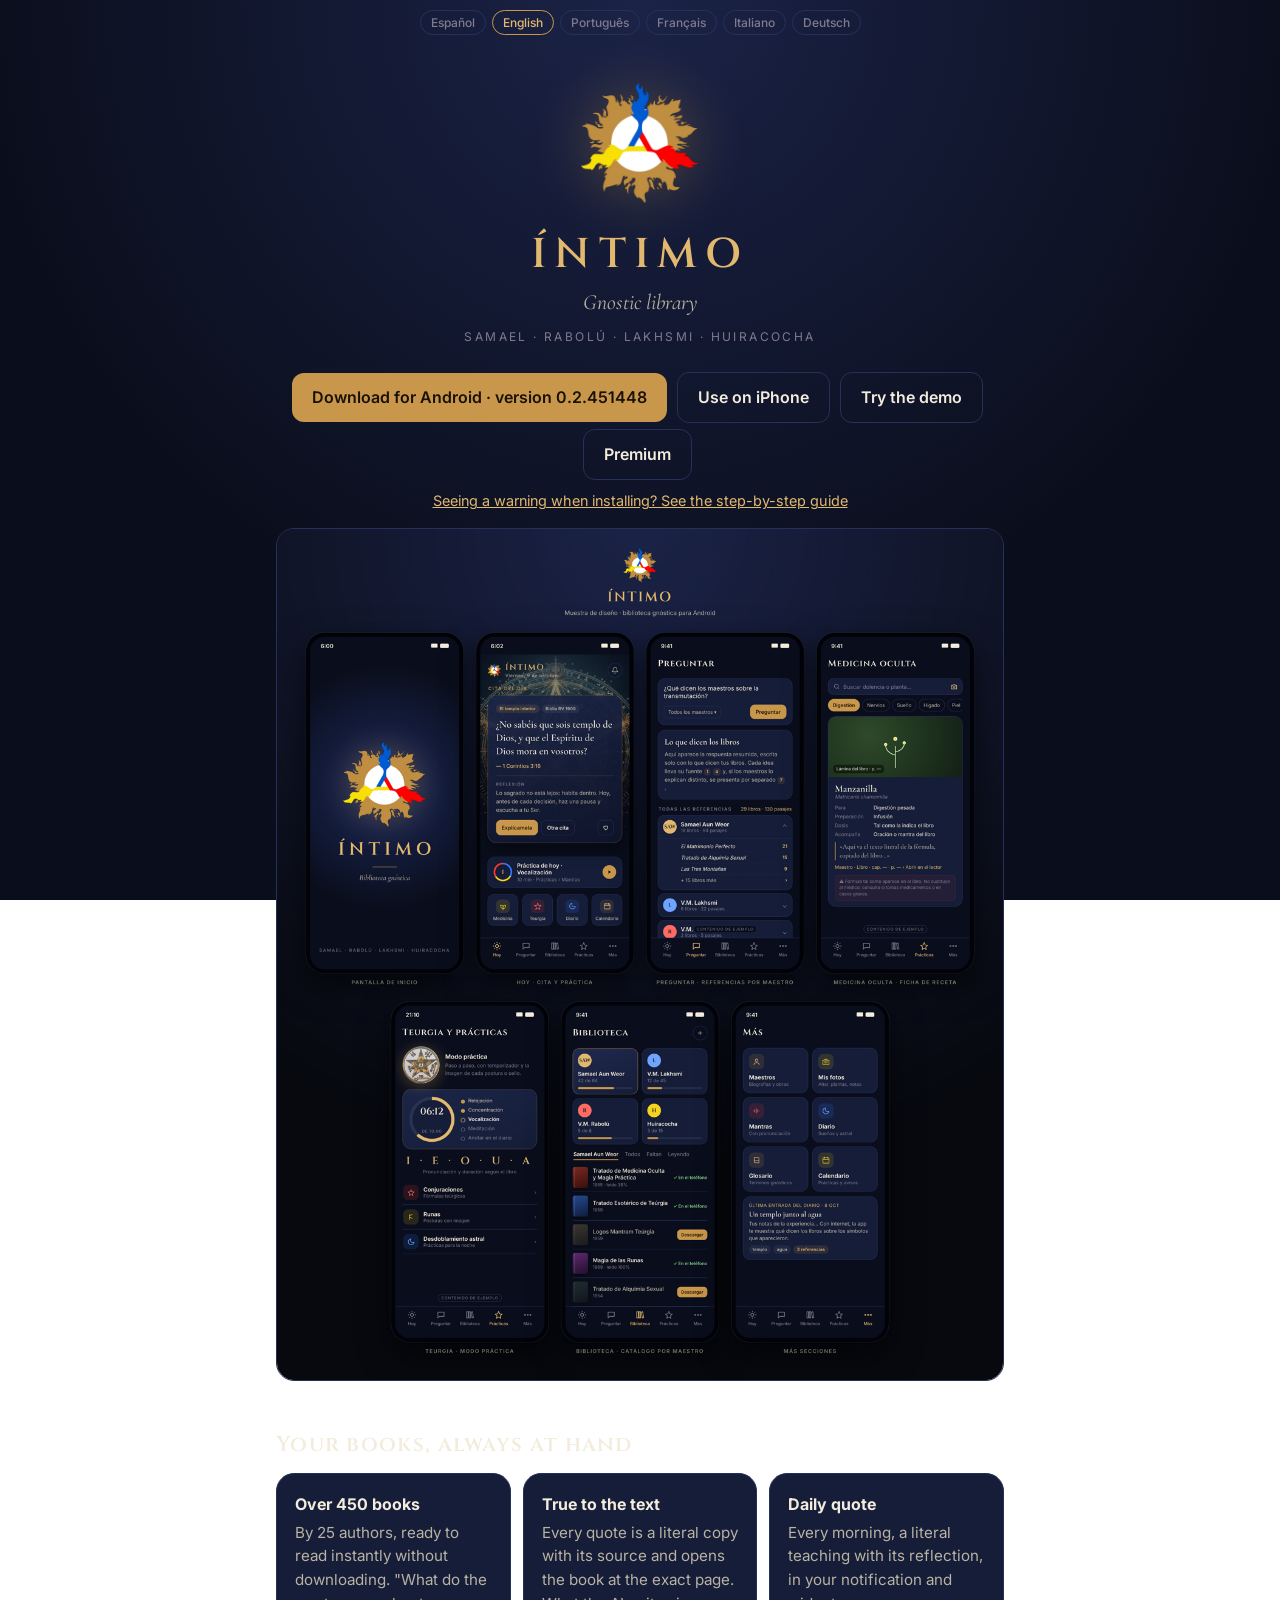
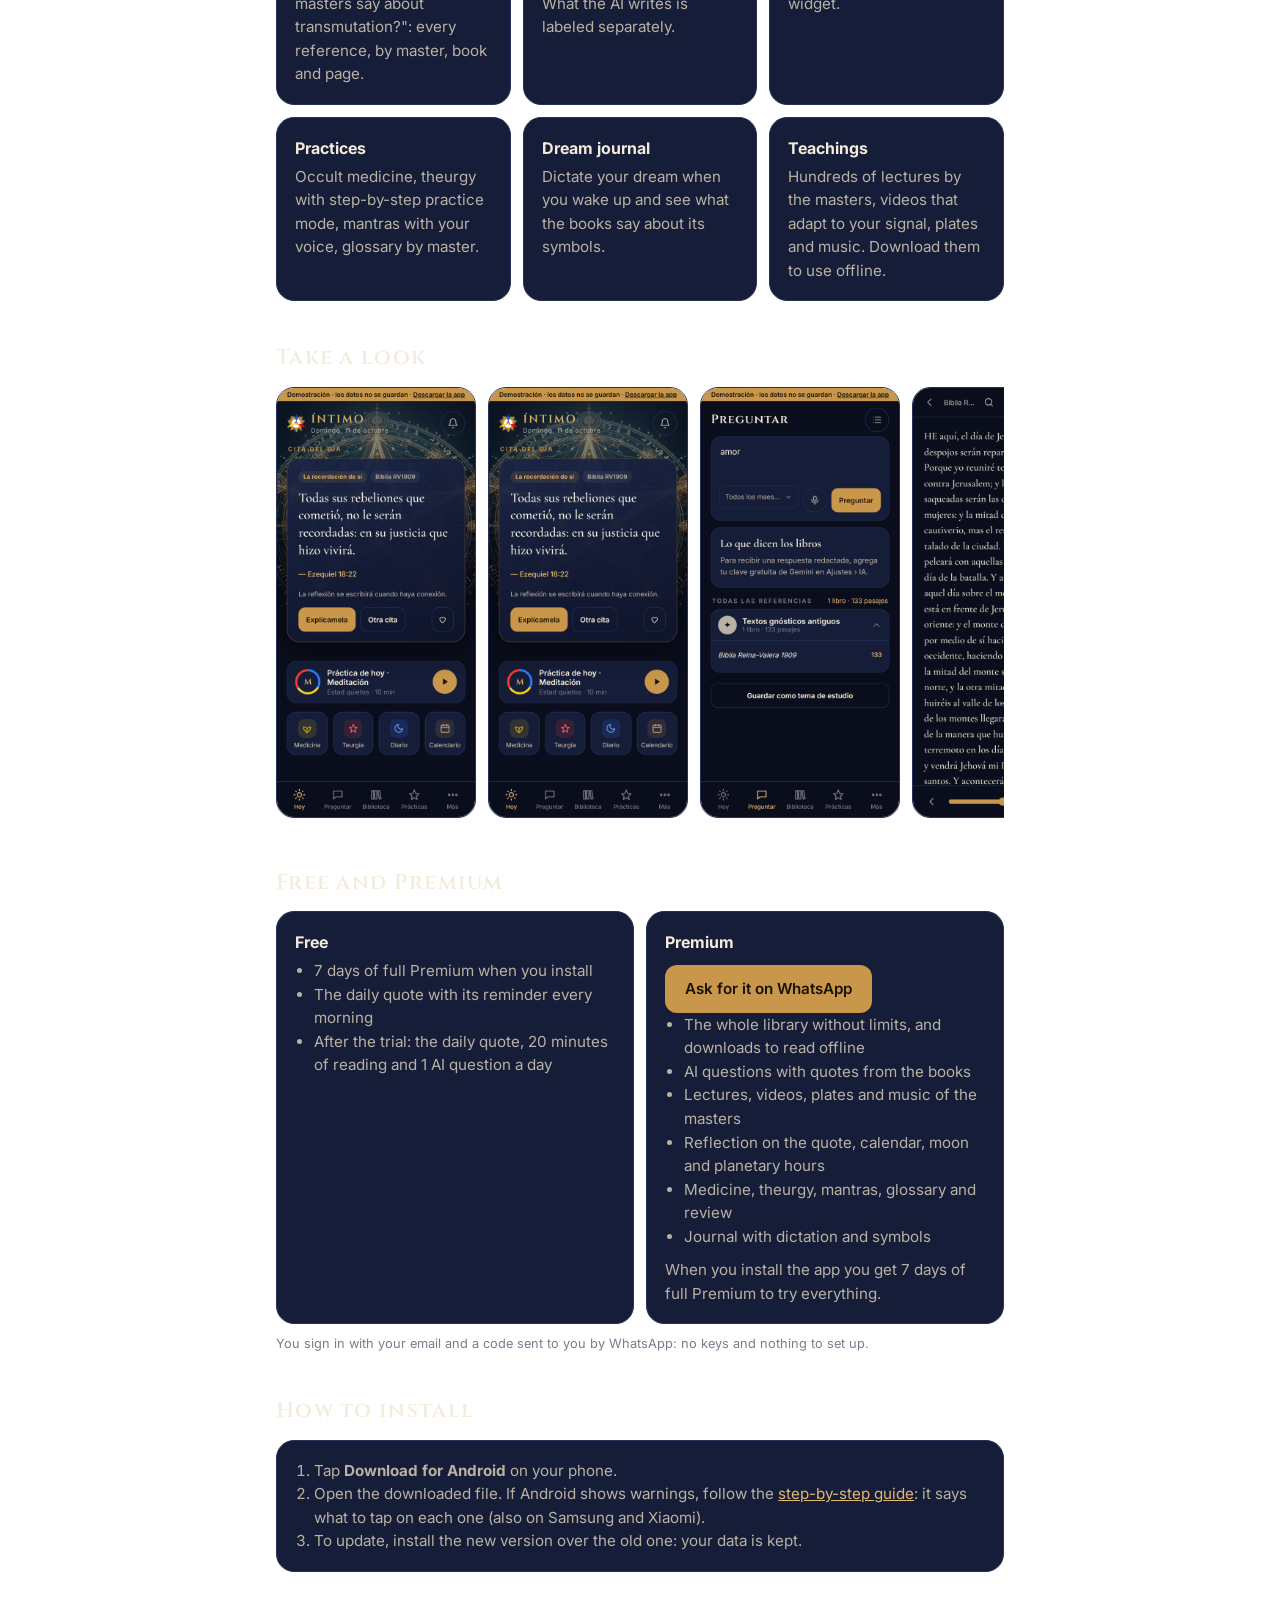
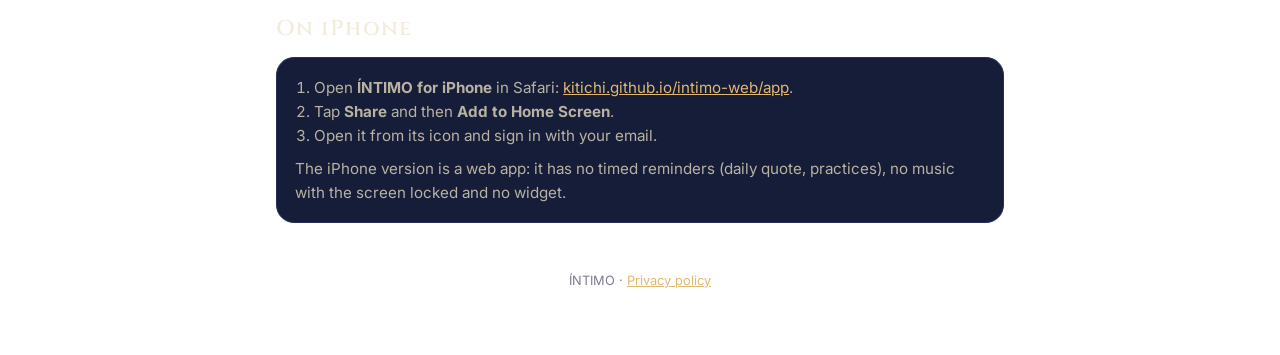
<file: index.html>
<!doctype html>
<html lang="es">
<head>
  <meta charset="utf-8" />
  <meta name="viewport" content="width=device-width, initial-scale=1" />
  <title>ÍNTIMO · Biblioteca gnóstica</title>
  <meta name="description" content="Lee, busca y escucha a Samael Aun Weor, V.M. Lakhsmi, V.M. Rabolú, Krumm-Heller y más: libros, conferencias y videos. App para Android." />
  <meta name="theme-color" content="#0a0e1c" />
  <link rel="icon" href="emblema.png" />
  <link rel="preconnect" href="https://fonts.googleapis.com" />
  <link href="https://fonts.googleapis.com/css2?family=Cinzel:wght@600&family=Cormorant+Garamond:ital,wght@0,500;0,600;1,500&family=Inter:wght@400;500;600&display=swap" rel="stylesheet" />
  <style>
    :root { --night:#0a0e1c; --card:#151d38; --line:#26315a; --gold:#c9974b; --gold-2:#e2b86f; --ink:#f3ecdc; --ink-2:#b9b2a3; --ink-3:#7f7a8e; }
    * { box-sizing: border-box; margin: 0; }
    body { background: radial-gradient(circle at 50% 0, #1b2347, var(--night) 60%) fixed; color: var(--ink); font: 16px/1.55 Inter, system-ui, sans-serif; }
    main { max-width: 760px; margin: 0 auto; padding: 48px 16px 64px; }
    header { text-align: center; }
    header img { width: 120px; filter: drop-shadow(0 0 30px rgba(201,151,75,.35)); }
    h1 { font-family: Cinzel, serif; font-weight: 600; letter-spacing: .2em; font-size: 2.6rem; color: var(--gold-2); margin-top: 12px; }
    .lema { font-family: 'Cormorant Garamond', serif; font-style: italic; font-size: 1.35rem; color: var(--ink-2); }
    .maestros { font-size: .75rem; letter-spacing: .2em; color: var(--ink-3); text-transform: uppercase; margin-top: 8px; }
    h2 { font-family: Cinzel, serif; font-weight: 600; letter-spacing: .06em; font-size: 1.35rem; margin: 40px 0 12px; }
    .tarjeta { background: var(--card); border: 1px solid var(--line); border-radius: 18px; padding: 18px; margin-top: 12px; }
    .grid { display: grid; grid-template-columns: repeat(auto-fit, minmax(220px, 1fr)); gap: 12px; }
    .grid .tarjeta { margin: 0; }
    .tarjeta b { display: block; margin-bottom: 4px; }
    .tarjeta p, li { color: var(--ink-2); font-size: .95rem; }
    ul { padding-left: 1.2rem; }
    .btn { display: inline-flex; align-items: center; gap: 8px; background: var(--gold); color: #1a1206; font-weight: 600; padding: 12px 20px; border-radius: 12px; text-decoration: none; margin: 6px 6px 0 0; }
    .btn.o { background: transparent; color: var(--ink); border: 1px solid var(--line); }
    .precio { font-family: 'Cormorant Garamond', serif; font-size: 2.4rem; color: var(--gold-2); }
    .nota { font-size: .8rem; color: var(--ink-3); margin-top: 10px; }
    .captura { width: 100%; border-radius: 18px; border: 1px solid var(--line); margin-top: 16px; }
    .galeria { display: flex; gap: 12px; overflow-x: auto; scroll-snap-type: x mandatory; padding-bottom: 8px; margin-top: 12px; }
    .galeria img, .galeria video { flex: none; width: 200px; border-radius: 18px; border: 1px solid var(--line); scroll-snap-align: start; }
    footer { text-align: center; color: var(--ink-3); font-size: .8rem; margin-top: 48px; }
    footer a { color: var(--gold-2); }
    .idiomas { display: flex; flex-wrap: wrap; justify-content: center; gap: 6px; padding: 10px 16px 0; }
    .idiomas button { background: transparent; color: var(--ink-3); border: 1px solid var(--line); border-radius: 999px; padding: 4px 10px; font: 500 .75rem Inter, system-ui, sans-serif; cursor: pointer; }
    .idiomas button.on { color: var(--gold-2); border-color: var(--gold); }
    @media (max-width: 480px) { h1 { font-size: 2rem; } }
  </style>
  <script src="idiomas.js"></script>
</head>
<body>
<main>
  <header>
    <img src="emblema.png" alt="" />
    <h1>ÍNTIMO</h1>
    <p class="lema" data-t="lema">Biblioteca gnóstica</p>
    <p class="maestros">Samael · Rabolú · Lakhsmi · Huiracocha</p>
    <p style="margin-top:20px">
      <a class="btn" id="descargar" href="#descargar">Descargar para Android</a>
      <a class="btn o" href="app/" data-t="iphone">Usar en iPhone</a>
      <a class="btn o" href="demo/" data-t="demo">Probar la demo</a>
      <a class="btn o" href="#comprar">Premium</a>
    </p>
    <p class="nota" style="font-size:.9rem"><a href="instalar.html" style="color:var(--gold-2)" data-t="aviso_guia">¿Te sale un aviso al instalar? Mira la guía paso a paso</a></p>
    <p class="tarjeta" id="invitacion" hidden style="margin-top:16px"><span data-t="invitacion">Te invitaron a ÍNTIMO. Al entrar en la app, escribe este código de invitación:</span> <b style="display:inline;color:var(--gold-2);letter-spacing:.15em"></b></p>
  </header>

  <img class="captura" src="maqueta.png" alt="Pantallas de ÍNTIMO: Hoy, Preguntar, Medicina oculta, Teurgia, Biblioteca" />

  <h2 data-t="h_libros">Tus libros, siempre a mano</h2>
  <div class="grid">
    <div class="tarjeta" data-t="t1"><b>Más de 450 libros</b><p>De 25 autores, listos para leer al instante sin descargarlos. «¿Qué dicen los maestros sobre la transmutación?»: todas las referencias, por maestro, libro y página.</p></div>
    <div class="tarjeta" data-t="t2"><b>Fiel al texto</b><p>Toda cita es copia literal con su fuente y abre el libro en la página exacta. Lo que escribe la IA va rotulado aparte.</p></div>
    <div class="tarjeta" data-t="t3"><b>Cita del día</b><p>Cada mañana, una enseñanza literal con su reflexión, en tu notificación y en el widget.</p></div>
    <div class="tarjeta" data-t="t4"><b>Prácticas</b><p>Medicina oculta, teurgia con modo práctica paso a paso, mantras con tu voz, glosario por maestro.</p></div>
    <div class="tarjeta" data-t="t5"><b>Diario de sueños</b><p>Dicta tu sueño al despertar y mira qué dicen los libros de sus símbolos.</p></div>
    <div class="tarjeta" data-t="t6"><b>Enseñanzas</b><p>Cientos de conferencias de los maestros, videos que se adaptan a tu señal, láminas y música. Descárgalos para usarlos sin internet.</p></div>
  </div>

  <h2 data-t="h_asi">Así se ve</h2>
  <div class="galeria">
    <video src="recorrido.mp4" autoplay muted loop playsinline poster="capturas/hoy.png"></video>
    <img src="capturas/hoy.png" alt="Hoy: la cita del día con su fuente" loading="lazy" />
    <img src="capturas/preguntar.png" alt="Preguntar: todas las referencias de tus libros" loading="lazy" />
    <img src="capturas/lector.png" alt="El lector con letra ajustable" loading="lazy" />
    <img src="capturas/teurgia.png" alt="Teurgia y prácticas" loading="lazy" />
    <img src="capturas/medicina.png" alt="Medicina oculta" loading="lazy" />
    <img src="capturas/biblioteca.png" alt="Biblioteca por maestro" loading="lazy" />
    <img src="capturas/camino.png" alt="Mi camino: lectura, prácticas y sueños" loading="lazy" />
  </div>

  <h2 id="comprar" data-t="h_premium">Gratis y Premium</h2>
  <div class="grid">
    <div class="tarjeta">
      <b data-t="sin_pagar">Sin pagar</b>
      <ul data-t="gratis_lista"><li>7 días de Premium completo al instalar</li><li>La cita del día con su aviso cada mañana</li><li>Después de la prueba: la cita del día, 20 minutos de lectura y 1 pregunta a la IA al día</li></ul>
    </div>
    <div class="tarjeta">
      <b>Premium</b>
      <p><a class="btn" href="https://wa.me/584266822537?text=Hola%2C%20quiero%20informaci%C3%B3n%20sobre%20%C3%8DNTIMO%20Premium." data-t="pedir_premium">Pídelo por WhatsApp</a></p>
      <ul data-t="premium_lista"><li>Toda la biblioteca sin límite, y descargas para leer sin internet</li><li>Preguntas a la IA con citas de los libros</li><li>Conferencias, videos, láminas y música de los maestros</li><li>Reflexión de la cita, calendario, luna y horas planetarias</li><li>Medicina, teurgia, mantras, glosario y repaso</li><li>Diario con dictado y símbolos</li></ul>
      <p class="nota" data-t="nota_premium">Al instalar la app tienes 7 días de Premium completo para probarlo todo.</p>
    </div>
  </div>
  <p class="nota" data-t="nota_cuenta">Entras con tu correo y un código que te llega por WhatsApp: no hace falta ninguna clave ni configurar nada.</p>

  <h2 id="instalar" data-t="h_instalar">Cómo instalar</h2>
  <div class="tarjeta">
    <ol style="padding-left:1.2rem;color:var(--ink-2)" data-t="instalar_lista">
      <li>Toca <b style="display:inline">Descargar para Android</b> desde tu teléfono.</li>
      <li>Abre el archivo descargado. Si Android muestra avisos, sigue la <a href="instalar.html" style="color:var(--gold-2)">guía paso a paso</a>: dice qué tocar en cada uno (también en Samsung y Xiaomi).</li>
      <li>Para actualizar, instala la nueva versión encima de la anterior: tus datos se conservan.</li>
    </ol>
  </div>

  <h2 id="iphone" data-t="h_iphone">En iPhone</h2>
  <div class="tarjeta">
    <ol style="padding-left:1.2rem;color:var(--ink-2)" data-t="iphone_lista">
      <li>Abre <b style="display:inline">ÍNTIMO para iPhone</b> en Safari: <a href="app/" style="color:var(--gold-2)">kitichi.github.io/intimo-web/app</a>.</li>
      <li>Toca <b style="display:inline">Compartir</b> y luego <b style="display:inline">Añadir a pantalla de inicio</b>.</li>
      <li>Ábrela desde su ícono y entra con tu correo.</li>
    </ol>
    <p class="nota" data-t="iphone_nota">La versión de iPhone es una app web: no tiene avisos a su hora (cita diaria, prácticas), música con la pantalla bloqueada ni widget.</p>
  </div>

  <footer>
    <p>ÍNTIMO · <a href="privacidad.html" data-t="privacidad">Política de privacidad</a></p>
  </footer>
</main>
<script>
  // El botón apunta siempre al APK más reciente publicado en version.json.
  fetch('version.json', { cache: 'no-store' })
    .then((r) => r.json())
    .then((v) => {
      const b = document.getElementById('descargar');
      const poner = () => { b.textContent = textoPagina('descargar') + ' · ' + textoPagina('version') + ' ' + v.nombre; };
      b.href = v.apk;
      poner();
      document.addEventListener('idioma', poner);
    })
    .catch(() => {});
</script>
</body>
</html>
</file>
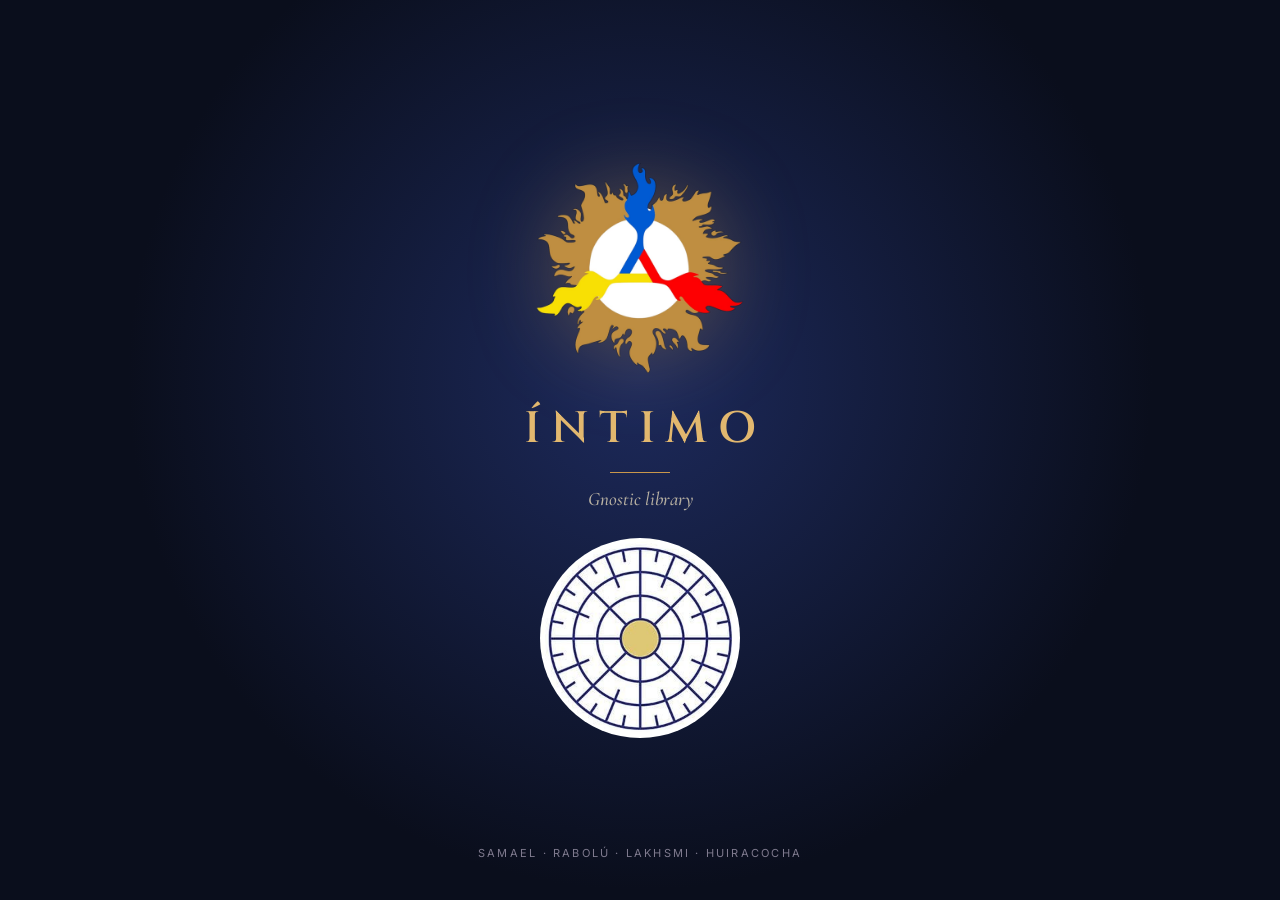
<file: app/index.html>
<!doctype html>
<html lang="es">
  <head>
    <meta charset="UTF-8" />
    <meta name="viewport" content="width=device-width, initial-scale=1.0, viewport-fit=cover" />
    <meta name="theme-color" content="#0a0e1c" />
    <title>ÍNTIMO</title>
    <link rel="manifest" href="./manifest.webmanifest" />
    <link rel="icon" href="./iconos/icono-192.png" />
    <link rel="apple-touch-icon" href="./iconos/icono-180.png" />
    <meta name="apple-mobile-web-app-capable" content="yes" />
    <meta name="mobile-web-app-capable" content="yes" />
    <meta name="apple-mobile-web-app-status-bar-style" content="black-translucent" />
    <meta name="apple-mobile-web-app-title" content="ÍNTIMO" />
    <script type="module" crossorigin src="./assets/index-grWshLzg.js"></script>
    <link rel="modulepreload" crossorigin href="./assets/rolldown-runtime-Dd_uD5pT.js">
    <link rel="modulepreload" crossorigin href="./assets/react-CQOZoUwg.js">
    <link rel="modulepreload" crossorigin href="./assets/dist-BZ5u_Dz8.js">
    <link rel="modulepreload" crossorigin href="./assets/preload-helper-CRzLMJPS.js">
    <link rel="modulepreload" crossorigin href="./assets/almacenWeb-ITjAmHzE.js">
    <link rel="modulepreload" crossorigin href="./assets/nativo-06K-BZKF.js">
    <link rel="modulepreload" crossorigin href="./assets/fts-D5tRTjzn.js">
    <link rel="modulepreload" crossorigin href="./assets/conexion-yrDI70Q9.js">
    <link rel="modulepreload" crossorigin href="./assets/esm-CKUcU2RS.js">
    <link rel="modulepreload" crossorigin href="./assets/repos-CACtQlvl.js">
    <link rel="modulepreload" crossorigin href="./assets/cuenta-DZWwl6-j.js">
    <link rel="modulepreload" crossorigin href="./assets/texto-D2onflAq.js">
    <link rel="modulepreload" crossorigin href="./assets/fts-BoY5l_D2.js">
    <link rel="stylesheet" crossorigin href="./assets/index-DwyJrPcK.css">
  </head>
  <body>
    <div id="root"></div>
  </body>
</html>
</file>
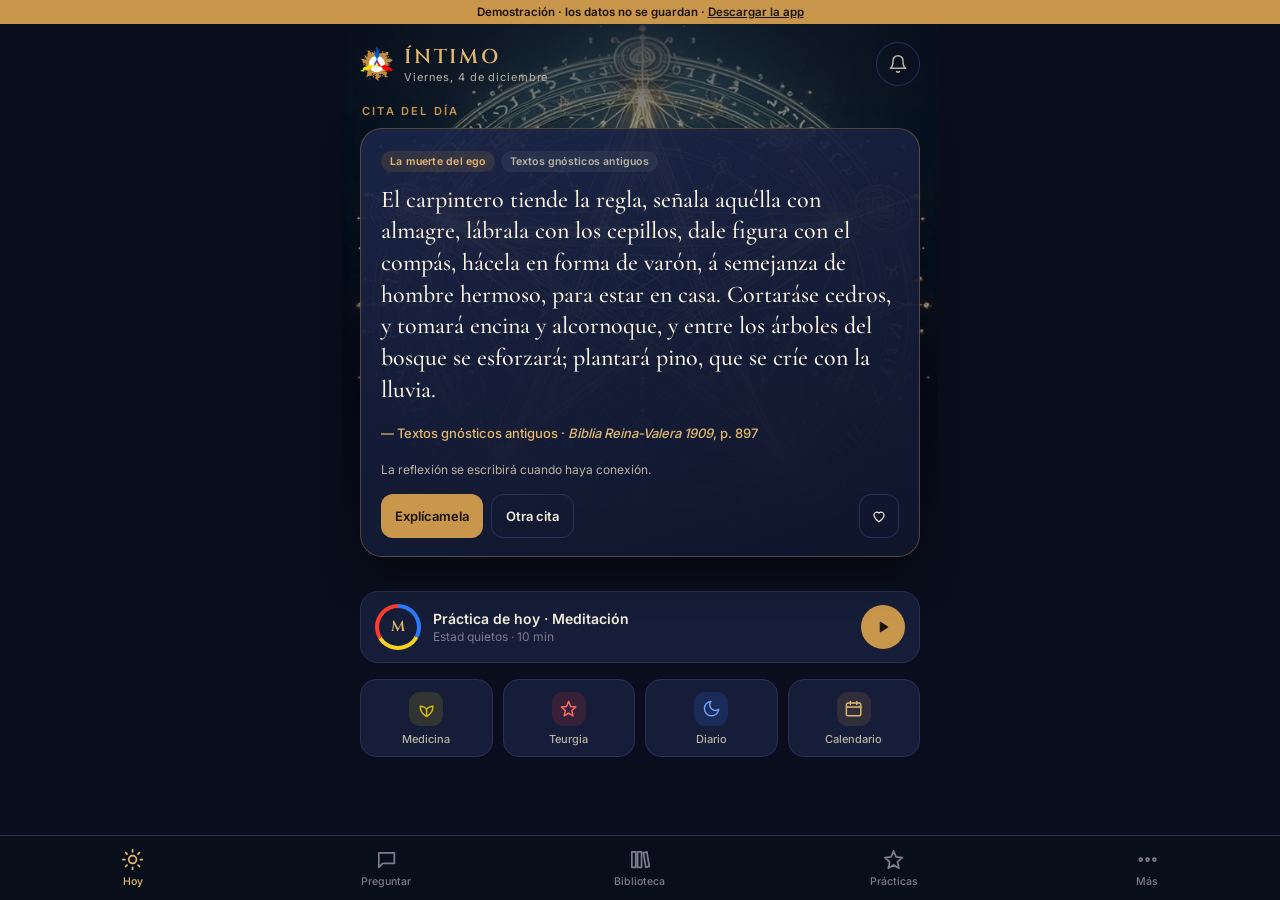
<file: demo/index.html>
<!doctype html>
<html lang="es">
  <head>
    <meta charset="UTF-8" />
    <meta name="viewport" content="width=device-width, initial-scale=1.0, viewport-fit=cover" />
    <meta name="theme-color" content="#0a0e1c" />
    <title>ÍNTIMO</title>
    <link rel="manifest" href="./manifest.webmanifest" />
    <link rel="icon" href="./iconos/icono-192.png" />
    <link rel="apple-touch-icon" href="./iconos/icono-180.png" />
    <meta name="apple-mobile-web-app-capable" content="yes" />
    <meta name="mobile-web-app-capable" content="yes" />
    <meta name="apple-mobile-web-app-status-bar-style" content="black-translucent" />
    <meta name="apple-mobile-web-app-title" content="ÍNTIMO" />
    <script type="module" crossorigin src="./assets/index-D0NdHci1.js"></script>
    <link rel="modulepreload" crossorigin href="./assets/rolldown-runtime-Dd_uD5pT.js">
    <link rel="modulepreload" crossorigin href="./assets/dist-BZ5u_Dz8.js">
    <link rel="modulepreload" crossorigin href="./assets/preload-helper-CRzLMJPS.js">
    <link rel="modulepreload" crossorigin href="./assets/almacenWeb-BqZj8wBJ.js">
    <link rel="modulepreload" crossorigin href="./assets/nativo-C8fN6pGB.js">
    <link rel="modulepreload" crossorigin href="./assets/conexion-0Efsp488.js">
    <link rel="stylesheet" crossorigin href="./assets/index-n_ZV0RWF.css">
  </head>
  <body>
    <div id="root"></div>
  </body>
</html>
</file>
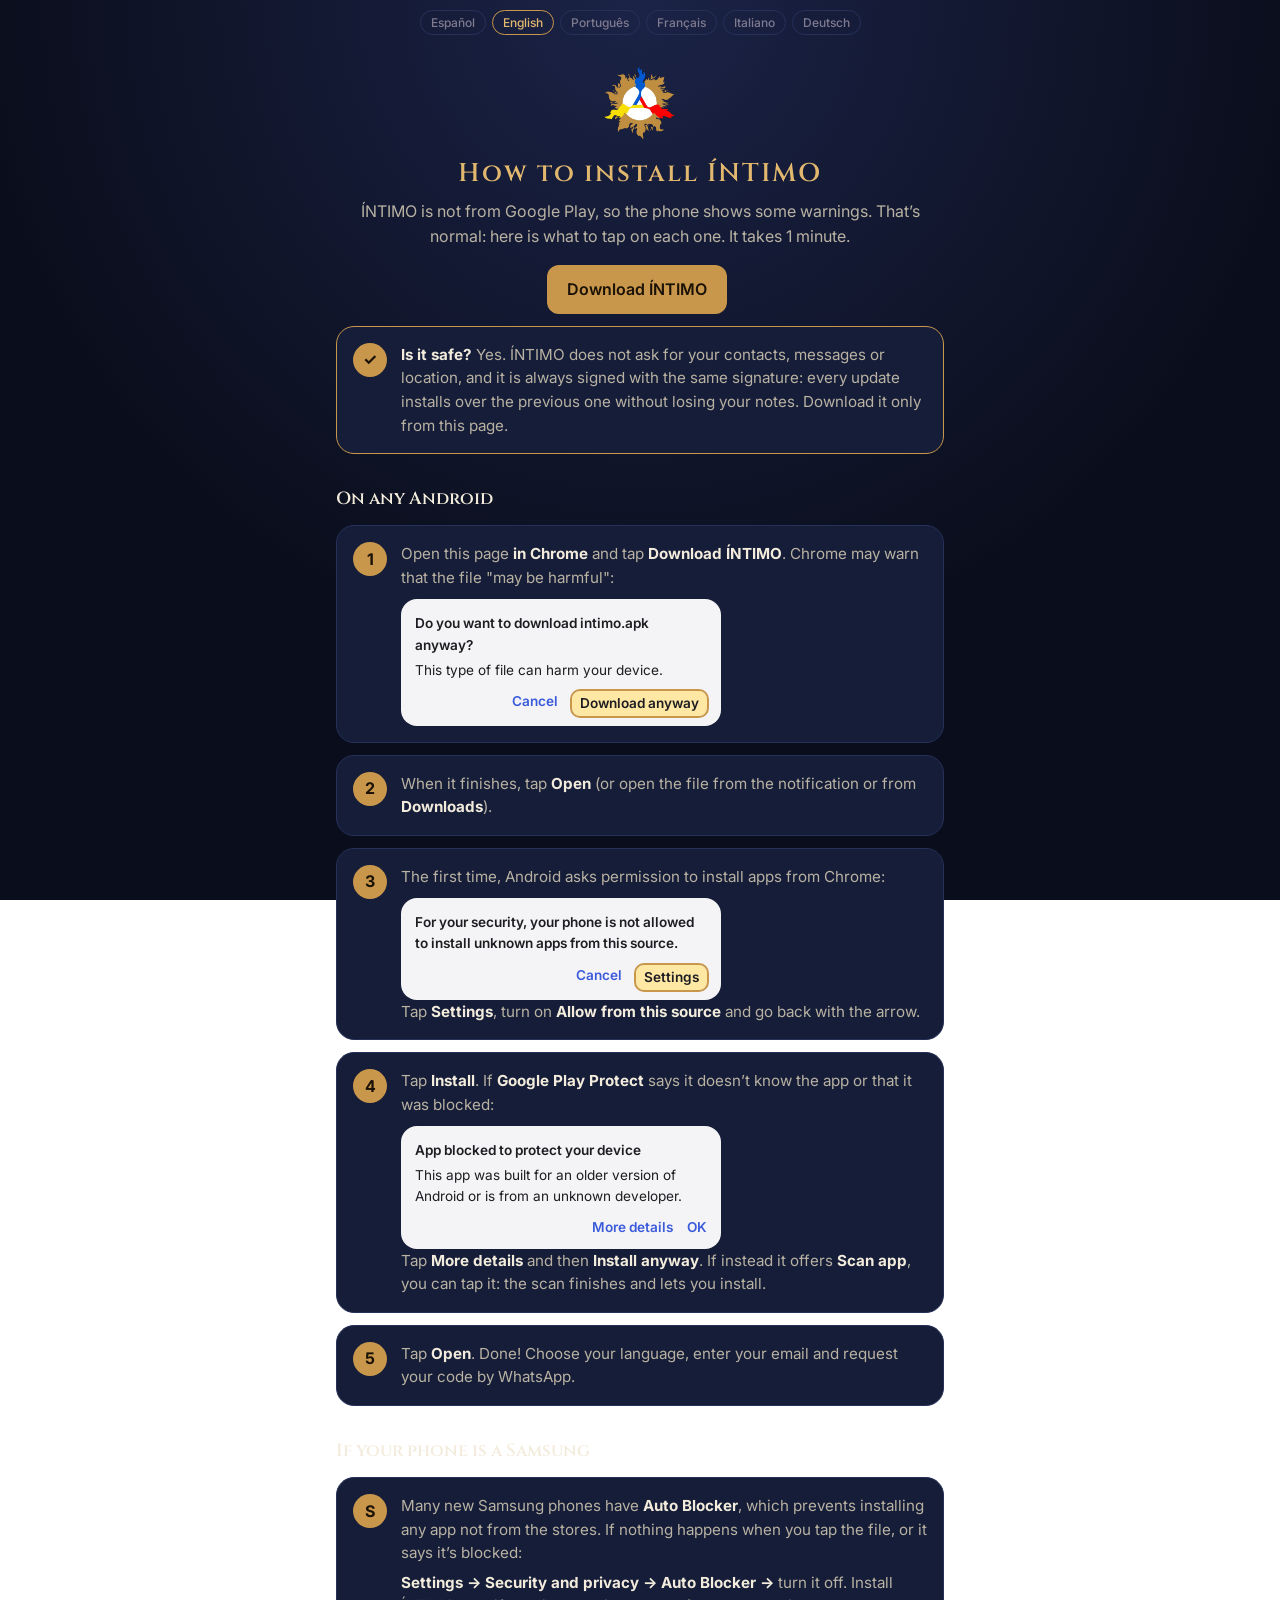
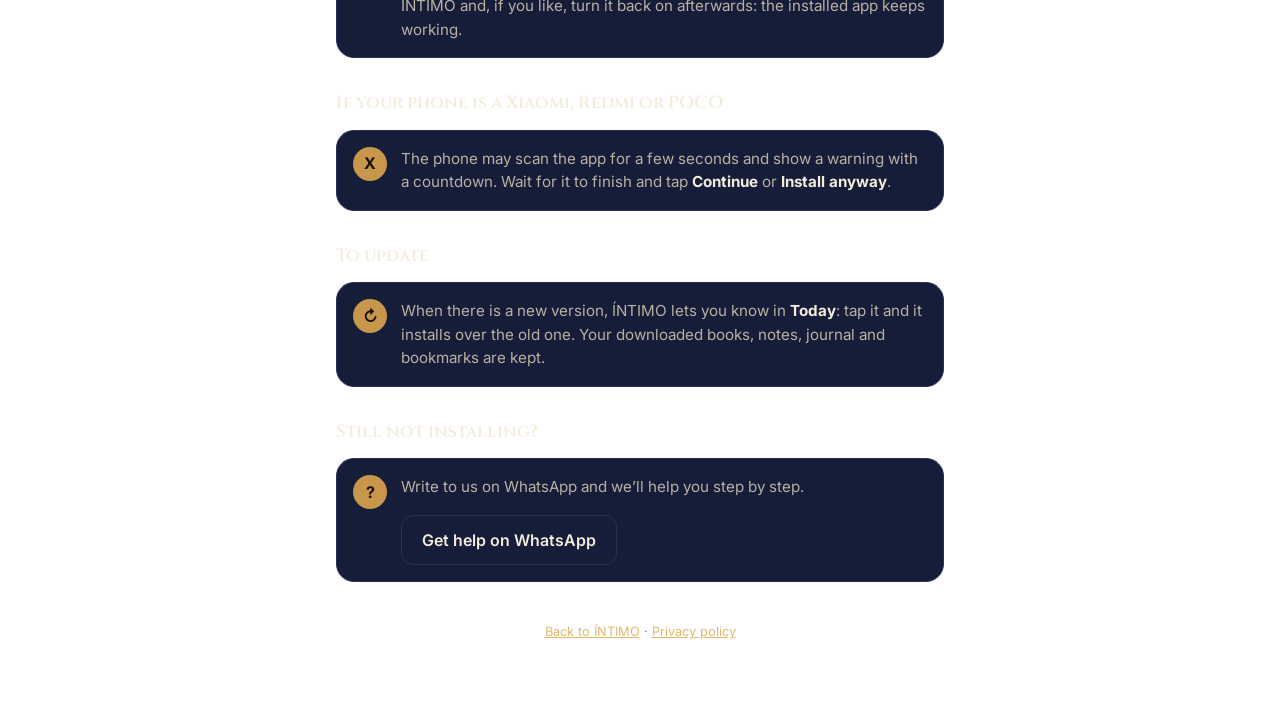
<file: instalar.html>
<!doctype html>
<html lang="es">
<head>
  <meta charset="utf-8" />
  <meta name="viewport" content="width=device-width, initial-scale=1" />
  <title>Cómo instalar ÍNTIMO</title>
  <meta name="description" content="Guía paso a paso para instalar ÍNTIMO en Android: qué tocar en cada aviso del teléfono." />
  <meta name="theme-color" content="#0a0e1c" />
  <link rel="icon" href="emblema.png" />
  <link rel="preconnect" href="https://fonts.googleapis.com" />
  <link href="https://fonts.googleapis.com/css2?family=Cinzel:wght@600&family=Inter:wght@400;500;600&display=swap" rel="stylesheet" />
  <style>
    :root { --night:#0a0e1c; --card:#151d38; --line:#26315a; --gold:#c9974b; --gold-2:#e2b86f; --ink:#f3ecdc; --ink-2:#b9b2a3; --ink-3:#7f7a8e; }
    * { box-sizing: border-box; margin: 0; }
    body { background: radial-gradient(circle at 50% 0, #1b2347, var(--night) 60%) fixed; color: var(--ink); font: 16px/1.55 Inter, system-ui, sans-serif; }
    main { max-width: 640px; margin: 0 auto; padding: 32px 16px 64px; }
    header { text-align: center; }
    header img { width: 72px; }
    h1 { font-family: Cinzel, serif; font-weight: 600; letter-spacing: .08em; font-size: 1.6rem; color: var(--gold-2); margin-top: 8px; }
    .sub { color: var(--ink-2); margin-top: 6px; }
    h2 { font-family: Cinzel, serif; font-weight: 600; font-size: 1.1rem; margin: 32px 0 10px; }
    .paso { display: flex; gap: 14px; background: var(--card); border: 1px solid var(--line); border-radius: 18px; padding: 16px; margin-top: 12px; }
    .num { flex: none; width: 34px; height: 34px; border-radius: 50%; background: var(--gold); color: #1a1206; font-weight: 700; display: grid; place-items: center; }
    .paso b { color: var(--ink); }
    .paso p { color: var(--ink-2); font-size: .95rem; }
    .paso p + p { margin-top: 6px; }
    /* Dibujo simple del aviso del teléfono, con el botón que hay que tocar resaltado. */
    .aviso { margin-top: 10px; background: #f4f4f6; color: #1d1d22; border-radius: 16px; padding: 14px 14px 10px; font-size: .85rem; max-width: 320px; }
    .aviso .t { font-weight: 600; margin-bottom: 4px; }
    .aviso .bs { display: flex; justify-content: flex-end; gap: 14px; margin-top: 10px; font-weight: 600; color: #3b5bdb; }
    .aviso .bs span.toca { background: #ffe8a3; color: #1d1d22; border-radius: 8px; padding: 2px 8px; outline: 2px solid var(--gold); }
    .btn { display: inline-flex; align-items: center; gap: 8px; background: var(--gold); color: #1a1206; font-weight: 600; padding: 12px 20px; border-radius: 12px; text-decoration: none; margin: 16px 6px 0 0; }
    .btn.o { background: transparent; color: var(--ink); border: 1px solid var(--line); }
    .nota { font-size: .85rem; color: var(--ink-3); margin-top: 10px; }
    .seguro { border-color: var(--gold); }
    .idiomas { display: flex; flex-wrap: wrap; justify-content: center; gap: 6px; padding: 10px 16px 0; }
    .idiomas button { background: transparent; color: var(--ink-3); border: 1px solid var(--line); border-radius: 999px; padding: 4px 10px; font: 500 .75rem Inter, system-ui, sans-serif; cursor: pointer; }
    .idiomas button.on { color: var(--gold-2); border-color: var(--gold); }
    footer { text-align: center; color: var(--ink-3); font-size: .8rem; margin-top: 40px; }
    footer a { color: var(--gold-2); }
  </style>
  <script src="idiomas.js"></script>
</head>
<body>
<main>
  <header>
    <img src="emblema.png" alt="" />
    <h1 data-t="g_titulo">Cómo instalar ÍNTIMO</h1>
    <p class="sub" data-t="g_sub">ÍNTIMO no viene de Google Play, por eso el teléfono muestra algunos avisos. Es normal: aquí tienes qué tocar en cada uno. Toma 1 minuto.</p>
    <p><a class="btn" id="descargar" href="index.html#descargar" data-t="g_boton">Descargar ÍNTIMO</a></p>
  </header>

  <div class="paso seguro">
    <div class="num">✓</div>
    <div>
      <p data-t="g_seguro"><b>¿Es seguro?</b> Sí. ÍNTIMO no pide tus contactos, mensajes ni ubicación, y siempre está firmada con la misma firma: cada actualización se instala encima sin perder tus notas. Descárgala solo desde esta página.</p>
    </div>
  </div>

  <h2 data-t="g_h1">En cualquier Android</h2>

  <div class="paso">
    <div class="num">1</div>
    <div>
      <p data-t="g_p1">Abre esta página <b>en Chrome</b> y toca <b>Descargar ÍNTIMO</b>. Chrome puede advertir que el archivo «puede ser dañino»:</p>
      <div class="aviso" data-t="g_a1">        <div class="t">¿Quieres descargar intimo.apk de todos modos?</div>
        Este tipo de archivo puede dañar tu dispositivo.
        <div class="bs"><span>Cancelar</span><span class="toca">Descargar de todos modos</span></div>
      </div>
    </div>
  </div>

  <div class="paso">
    <div class="num">2</div>
    <div>
      <p data-t="g_p2">Cuando termine, toca <b>Abrir</b> (o abre el archivo desde la notificación o desde <b>Descargas</b>).</p>
    </div>
  </div>

  <div class="paso">
    <div class="num">3</div>
    <div>
      <p data-t="g_p3">La primera vez, Android pide permiso para instalar apps desde Chrome:</p>
      <div class="aviso" data-t="g_a3">        <div class="t">Por tu seguridad, el teléfono no puede instalar apps desconocidas de esta fuente.</div>
        <div class="bs"><span>Cancelar</span><span class="toca">Ajustes</span></div>
      </div>
      <p data-t="g_p3b">Toca <b>Ajustes</b>, activa <b>Permitir desde esta fuente</b> y vuelve atrás con la flecha.</p>
    </div>
  </div>

  <div class="paso">
    <div class="num">4</div>
    <div>
      <p data-t="g_p4">Toca <b>Instalar</b>. Si aparece <b>Google Play Protect</b> diciendo que no conoce la app o que fue bloqueada:</p>
      <div class="aviso" data-t="g_a4">        <div class="t">App bloqueada para proteger tu dispositivo</div>
        Esta app se creó para una versión anterior de Android o es de un desarrollador desconocido.
        <div class="bs"><span>Más detalles</span><span>Aceptar</span></div>
      </div>
      <p data-t="g_p4b">Toca <b>Más detalles</b> y luego <b>Instalar de todos modos</b>. Si en vez de eso ofrece <b>Analizar app</b>, puedes tocarlo: el análisis termina y deja instalar.</p>
    </div>
  </div>

  <div class="paso">
    <div class="num">5</div>
    <div>
      <p data-t="g_p5">Toca <b>Abrir</b>. ¡Listo! Elige tu idioma, escribe tu correo y pide tu código por WhatsApp.</p>
    </div>
  </div>

  <h2 data-t="g_h2">Si tu teléfono es Samsung</h2>
  <div class="paso">
    <div class="num">S</div>
    <div>
      <p data-t="g_s1">Muchos Samsung nuevos traen el <b>Bloqueador automático</b>, que impide instalar cualquier app que no sea de las tiendas. Si al tocar el archivo no pasa nada o dice que está bloqueado:</p>
      <p data-t="g_s2"><b>Ajustes → Seguridad y privacidad → Bloqueador automático →</b> desactívalo. Instala ÍNTIMO y, si quieres, vuelve a activarlo después: la app ya instalada sigue funcionando.</p>
    </div>
  </div>

  <h2 data-t="g_h3">Si tu teléfono es Xiaomi, Redmi o POCO</h2>
  <div class="paso">
    <div class="num">X</div>
    <div>
      <p data-t="g_x">El teléfono puede analizar la app unos segundos y mostrar un aviso con un contador. Espera a que termine y toca <b>Continuar</b> o <b>Instalar de todos modos</b>.</p>
    </div>
  </div>

  <h2 data-t="g_h4">Para actualizar</h2>
  <div class="paso">
    <div class="num">↻</div>
    <div>
      <p data-t="g_act">Cuando haya versión nueva, ÍNTIMO te avisa en <b>Hoy</b>: tócalo y se instala encima. Tus libros descargados, notas, diario y marcadores se conservan.</p>
    </div>
  </div>

  <h2 data-t="g_h5">¿Sigue sin instalar?</h2>
  <div class="paso">
    <div class="num">?</div>
    <div>
      <p data-t="g_ayuda">Escríbenos por WhatsApp y te ayudamos paso a paso.</p>
      <a class="btn o" href="https://wa.me/584266822537?text=Hola%2C%20no%20puedo%20instalar%20%C3%8DNTIMO%20en%20mi%20tel%C3%A9fono." data-t="g_boton_ayuda">Pedir ayuda por WhatsApp</a>
    </div>
  </div>

  <footer>
    <p><a href="index.html" data-t="g_volver">Volver a ÍNTIMO</a> · <a href="privacidad.html" data-t="privacidad">Política de privacidad</a></p>
  </footer>
</main>
<script>
  // El botón apunta siempre al APK más reciente publicado en version.json.
  fetch('version.json', { cache: 'no-store' })
    .then((r) => r.json())
    .then((v) => { document.getElementById('descargar').href = v.apk; })
    .catch(() => {});
</script>
</body>
</html>
</file>
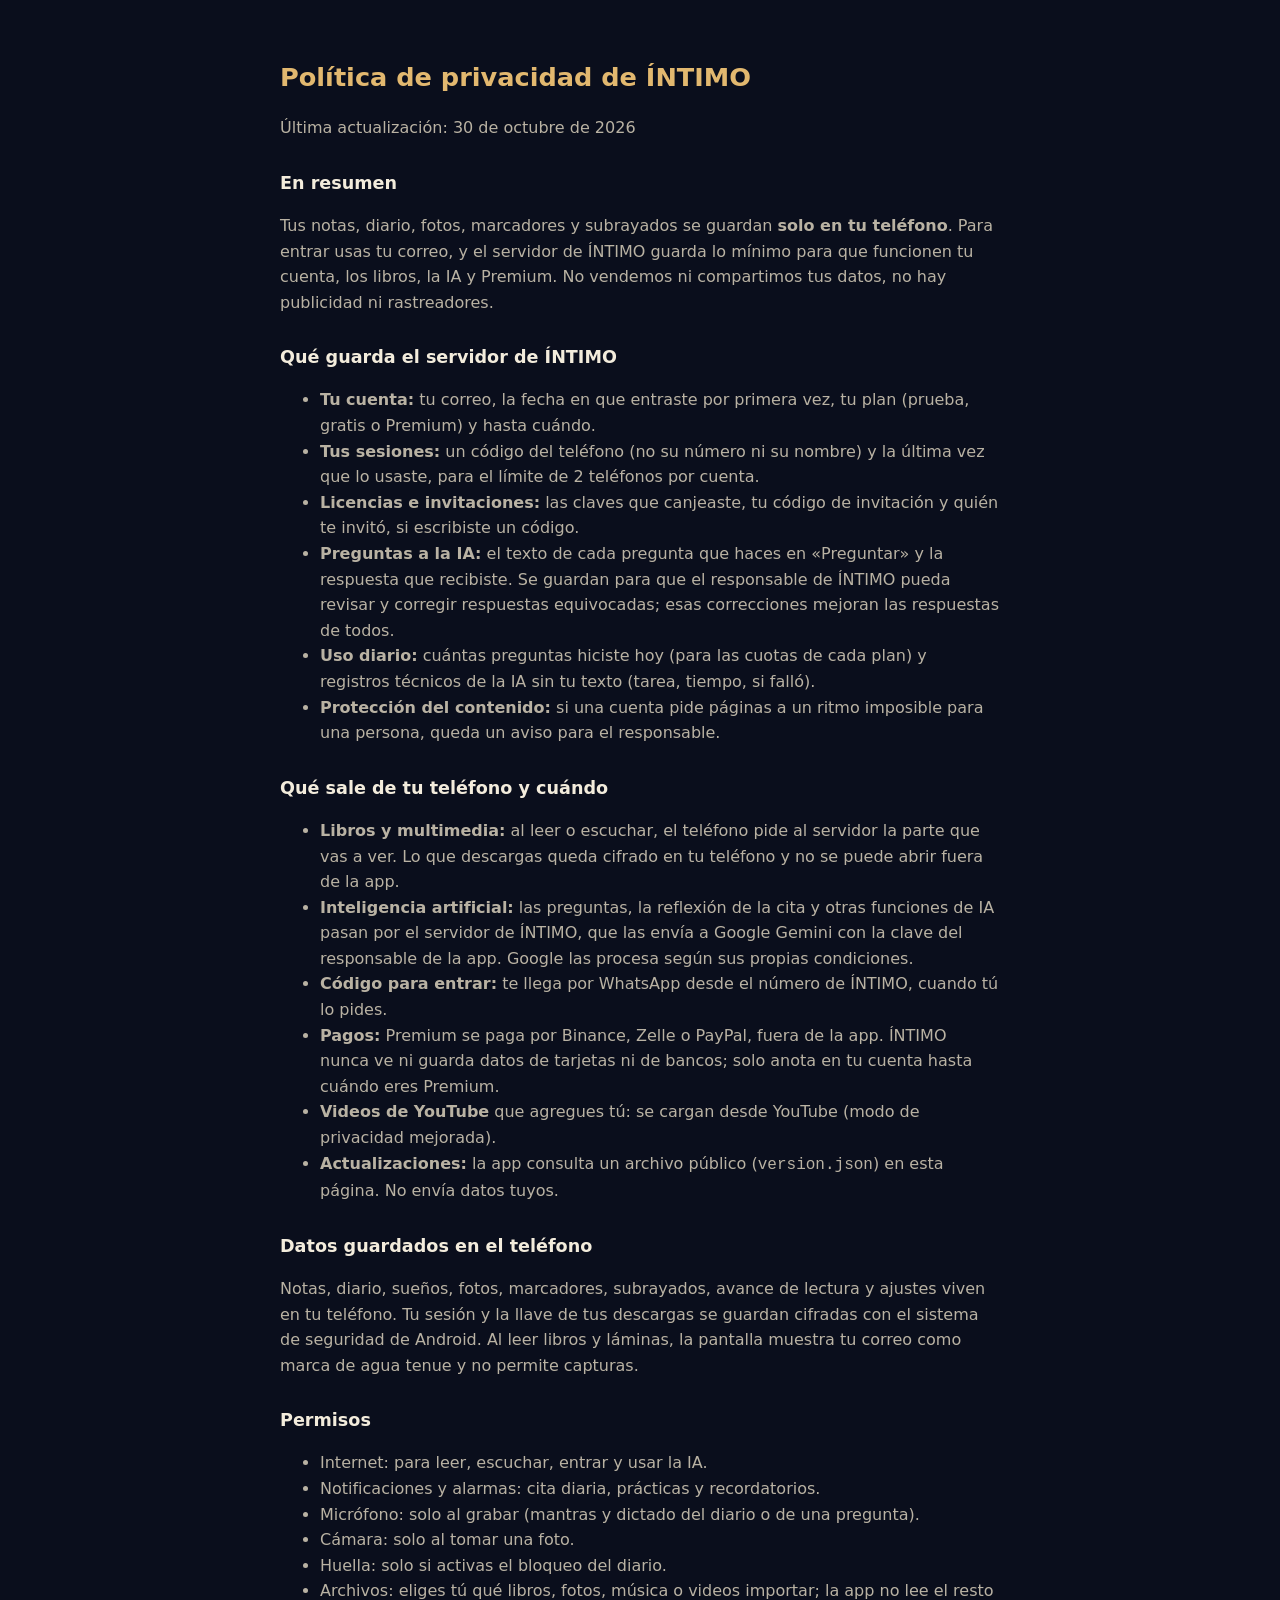
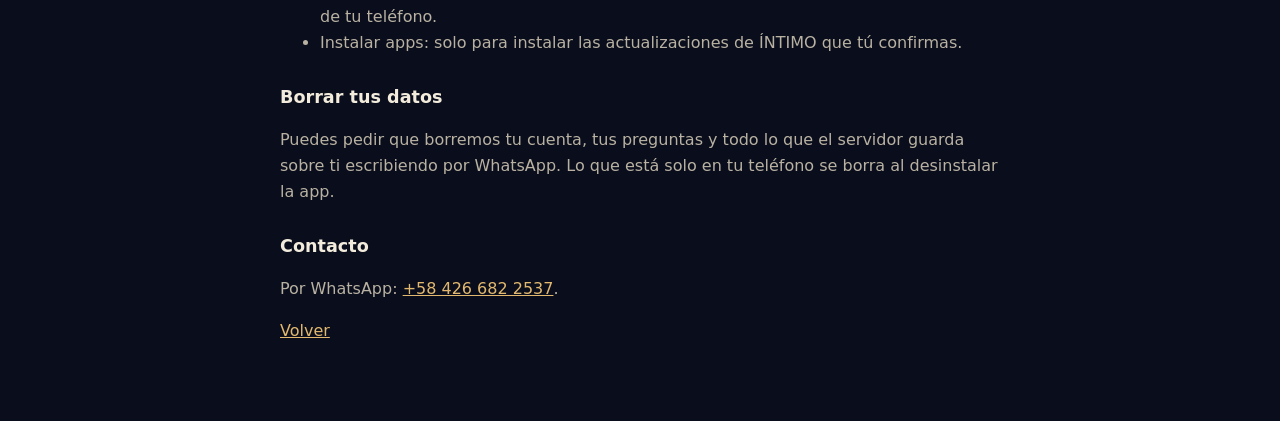
<file: privacidad.html>
<!doctype html>
<html lang="es">
<head>
  <meta charset="utf-8" />
  <meta name="viewport" content="width=device-width, initial-scale=1" />
  <title>Privacidad · ÍNTIMO</title>
  <style>
    body { background: #0a0e1c; color: #f3ecdc; font: 16px/1.6 system-ui, sans-serif; margin: 0; }
    main { max-width: 720px; margin: 0 auto; padding: 40px 16px 64px; }
    h1 { color: #e2b86f; font-size: 1.6rem; }
    h2 { font-size: 1.1rem; margin-top: 28px; }
    p, li { color: #b9b2a3; }
    a { color: #e2b86f; }
  </style>
</head>
<body>
<main>
  <h1>Política de privacidad de ÍNTIMO</h1>
  <p>Última actualización: 30 de octubre de 2026</p>

  <h2>En resumen</h2>
  <p>Tus notas, diario, fotos, marcadores y subrayados se guardan <b>solo en tu teléfono</b>. Para entrar usas tu correo, y el
    servidor de ÍNTIMO guarda lo mínimo para que funcionen tu cuenta, los libros, la IA y Premium. No vendemos ni compartimos
    tus datos, no hay publicidad ni rastreadores.</p>

  <h2>Qué guarda el servidor de ÍNTIMO</h2>
  <ul>
    <li><b>Tu cuenta:</b> tu correo, la fecha en que entraste por primera vez, tu plan (prueba, gratis o Premium) y hasta cuándo.</li>
    <li><b>Tus sesiones:</b> un código del teléfono (no su número ni su nombre) y la última vez que lo usaste, para el límite de 2 teléfonos por cuenta.</li>
    <li><b>Licencias e invitaciones:</b> las claves que canjeaste, tu código de invitación y quién te invitó, si escribiste un código.</li>
    <li><b>Preguntas a la IA:</b> el texto de cada pregunta que haces en «Preguntar» y la respuesta que recibiste. Se guardan para que el
      responsable de ÍNTIMO pueda revisar y corregir respuestas equivocadas; esas correcciones mejoran las respuestas de todos.</li>
    <li><b>Uso diario:</b> cuántas preguntas hiciste hoy (para las cuotas de cada plan) y registros técnicos de la IA sin tu texto
      (tarea, tiempo, si falló).</li>
    <li><b>Protección del contenido:</b> si una cuenta pide páginas a un ritmo imposible para una persona, queda un aviso para el responsable.</li>
  </ul>

  <h2>Qué sale de tu teléfono y cuándo</h2>
  <ul>
    <li><b>Libros y multimedia:</b> al leer o escuchar, el teléfono pide al servidor la parte que vas a ver. Lo que descargas queda cifrado
      en tu teléfono y no se puede abrir fuera de la app.</li>
    <li><b>Inteligencia artificial:</b> las preguntas, la reflexión de la cita y otras funciones de IA pasan por el servidor de ÍNTIMO, que
      las envía a Google Gemini con la clave del responsable de la app. Google las procesa según sus propias condiciones.</li>
    <li><b>Código para entrar:</b> te llega por WhatsApp desde el número de ÍNTIMO, cuando tú lo pides.</li>
    <li><b>Pagos:</b> Premium se paga por Binance, Zelle o PayPal, fuera de la app. ÍNTIMO nunca ve ni guarda datos de tarjetas ni de bancos;
      solo anota en tu cuenta hasta cuándo eres Premium.</li>
    <li><b>Videos de YouTube</b> que agregues tú: se cargan desde YouTube (modo de privacidad mejorada).</li>
    <li><b>Actualizaciones:</b> la app consulta un archivo público (<code>version.json</code>) en esta página. No envía datos tuyos.</li>
  </ul>

  <h2>Datos guardados en el teléfono</h2>
  <p>Notas, diario, sueños, fotos, marcadores, subrayados, avance de lectura y ajustes viven en tu teléfono. Tu sesión y la llave de tus
    descargas se guardan cifradas con el sistema de seguridad de Android. Al leer libros y láminas, la pantalla muestra tu correo como marca de
    agua tenue y no permite capturas.</p>

  <h2>Permisos</h2>
  <ul>
    <li>Internet: para leer, escuchar, entrar y usar la IA.</li>
    <li>Notificaciones y alarmas: cita diaria, prácticas y recordatorios.</li>
    <li>Micrófono: solo al grabar (mantras y dictado del diario o de una pregunta).</li>
    <li>Cámara: solo al tomar una foto.</li>
    <li>Huella: solo si activas el bloqueo del diario.</li>
    <li>Archivos: eliges tú qué libros, fotos, música o videos importar; la app no lee el resto de tu teléfono.</li>
    <li>Instalar apps: solo para instalar las actualizaciones de ÍNTIMO que tú confirmas.</li>
  </ul>

  <h2>Borrar tus datos</h2>
  <p>Puedes pedir que borremos tu cuenta, tus preguntas y todo lo que el servidor guarda sobre ti escribiendo por WhatsApp. Lo que está solo
    en tu teléfono se borra al desinstalar la app.</p>

  <h2>Contacto</h2>
  <p>Por WhatsApp: <a href="https://wa.me/584266822537">+58 426 682 2537</a>.</p>
  <p><a href="index.html">Volver</a></p>
</main>
</body>
</html>
</file>
<file: app/assets/index-DwyJrPcK.css>
@font-face{font-family:Cinzel;font-style:normal;font-display:swap;font-weight:600;src:url(./cinzel-latin-ext-600-normal-BEFdM_VE.woff2)format("woff2"),url(./cinzel-latin-ext-600-normal-BY9Mq9iK.woff)format("woff");unicode-range:U+100-2BA,U+2BD-2C5,U+2C7-2CC,U+2CE-2D7,U+2DD-2FF,U+304,U+308,U+329,U+1D00-1DBF,U+1E00-1E9F,U+1EF2-1EFF,U+2020,U+20A0-20AB,U+20AD-20C0,U+2113,U+2C60-2C7F,U+A720-A7FF}@font-face{font-family:Cinzel;font-style:normal;font-display:swap;font-weight:600;src:url(./cinzel-latin-600-normal-Dd5YO2UX.woff2)format("woff2"),url(./cinzel-latin-600-normal-CH_LB4su.woff)format("woff");unicode-range:U+??,U+131,U+152-153,U+2BB-2BC,U+2C6,U+2DA,U+2DC,U+304,U+308,U+329,U+2000-206F,U+20AC,U+2122,U+2191,U+2193,U+2212,U+2215,U+FEFF,U+FFFD}@font-face{font-family:Cormorant Garamond;font-style:normal;font-display:swap;font-weight:500;src:url(./cormorant-garamond-cyrillic-ext-500-normal-Yta7XZ9C.woff2)format("woff2"),url(./cormorant-garamond-cyrillic-ext-500-normal-lsPpqi9g.woff)format("woff");unicode-range:U+460-52F,U+1C80-1C8A,U+20B4,U+2DE0-2DFF,U+A640-A69F,U+FE2E-FE2F}@font-face{font-family:Cormorant Garamond;font-style:normal;font-display:swap;font-weight:500;src:url(./cormorant-garamond-cyrillic-500-normal-CyAY5ZLS.woff2)format("woff2"),url(./cormorant-garamond-cyrillic-500-normal-DkJXBcIH.woff)format("woff");unicode-range:U+301,U+400-45F,U+490-491,U+4B0-4B1,U+2116}@font-face{font-family:Cormorant Garamond;font-style:normal;font-display:swap;font-weight:500;src:url(./cormorant-garamond-vietnamese-500-normal-BZGLGj12.woff2)format("woff2"),url(./cormorant-garamond-vietnamese-500-normal-DqXqCC0q.woff)format("woff");unicode-range:U+102-103,U+110-111,U+128-129,U+168-169,U+1A0-1A1,U+1AF-1B0,U+300-301,U+303-304,U+308-309,U+323,U+329,U+1EA0-1EF9,U+20AB}@font-face{font-family:Cormorant Garamond;font-style:normal;font-display:swap;font-weight:500;src:url(./cormorant-garamond-latin-ext-500-normal-CH1kM7og.woff2)format("woff2"),url(./cormorant-garamond-latin-ext-500-normal-DYeaGGzO.woff)format("woff");unicode-range:U+100-2BA,U+2BD-2C5,U+2C7-2CC,U+2CE-2D7,U+2DD-2FF,U+304,U+308,U+329,U+1D00-1DBF,U+1E00-1E9F,U+1EF2-1EFF,U+2020,U+20A0-20AB,U+20AD-20C0,U+2113,U+2C60-2C7F,U+A720-A7FF}@font-face{font-family:Cormorant Garamond;font-style:normal;font-display:swap;font-weight:500;src:url(./cormorant-garamond-latin-500-normal-BsRWmXhO.woff2)format("woff2"),url(./cormorant-garamond-latin-500-normal-zIXX3Q-H.woff)format("woff");unicode-range:U+??,U+131,U+152-153,U+2BB-2BC,U+2C6,U+2DA,U+2DC,U+304,U+308,U+329,U+2000-206F,U+20AC,U+2122,U+2191,U+2193,U+2212,U+2215,U+FEFF,U+FFFD}@font-face{font-family:Cormorant Garamond;font-style:normal;font-display:swap;font-weight:600;src:url(./cormorant-garamond-cyrillic-ext-600-normal-BMhMHfrj.woff2)format("woff2"),url(./cormorant-garamond-cyrillic-ext-600-normal-CsIYWmWK.woff)format("woff");unicode-range:U+460-52F,U+1C80-1C8A,U+20B4,U+2DE0-2DFF,U+A640-A69F,U+FE2E-FE2F}@font-face{font-family:Cormorant Garamond;font-style:normal;font-display:swap;font-weight:600;src:url(./cormorant-garamond-cyrillic-600-normal-C2atO-64.woff2)format("woff2"),url(./cormorant-garamond-cyrillic-600-normal-FNmA3REe.woff)format("woff");unicode-range:U+301,U+400-45F,U+490-491,U+4B0-4B1,U+2116}@font-face{font-family:Cormorant Garamond;font-style:normal;font-display:swap;font-weight:600;src:url(./cormorant-garamond-vietnamese-600-normal-BoXdMtcr.woff2)format("woff2"),url(./cormorant-garamond-vietnamese-600-normal-C4HEjEaf.woff)format("woff");unicode-range:U+102-103,U+110-111,U+128-129,U+168-169,U+1A0-1A1,U+1AF-1B0,U+300-301,U+303-304,U+308-309,U+323,U+329,U+1EA0-1EF9,U+20AB}@font-face{font-family:Cormorant Garamond;font-style:normal;font-display:swap;font-weight:600;src:url(./cormorant-garamond-latin-ext-600-normal-DaBc-lu7.woff2)format("woff2"),url(./cormorant-garamond-latin-ext-600-normal-Dk3-quAP.woff)format("woff");unicode-range:U+100-2BA,U+2BD-2C5,U+2C7-2CC,U+2CE-2D7,U+2DD-2FF,U+304,U+308,U+329,U+1D00-1DBF,U+1E00-1E9F,U+1EF2-1EFF,U+2020,U+20A0-20AB,U+20AD-20C0,U+2113,U+2C60-2C7F,U+A720-A7FF}@font-face{font-family:Cormorant Garamond;font-style:normal;font-display:swap;font-weight:600;src:url(./cormorant-garamond-latin-600-normal-Co1r35X9.woff2)format("woff2"),url(./cormorant-garamond-latin-600-normal-2CBVLo0M.woff)format("woff");unicode-range:U+??,U+131,U+152-153,U+2BB-2BC,U+2C6,U+2DA,U+2DC,U+304,U+308,U+329,U+2000-206F,U+20AC,U+2122,U+2191,U+2193,U+2212,U+2215,U+FEFF,U+FFFD}@font-face{font-family:Cormorant Garamond;font-style:italic;font-display:swap;font-weight:500;src:url(./cormorant-garamond-cyrillic-ext-500-italic-ClXnudBg.woff2)format("woff2"),url(./cormorant-garamond-cyrillic-ext-500-italic-DakTmaFY.woff)format("woff");unicode-range:U+460-52F,U+1C80-1C8A,U+20B4,U+2DE0-2DFF,U+A640-A69F,U+FE2E-FE2F}@font-face{font-family:Cormorant Garamond;font-style:italic;font-display:swap;font-weight:500;src:url(./cormorant-garamond-cyrillic-500-italic-DVnfXoMy.woff2)format("woff2"),url(./cormorant-garamond-cyrillic-500-italic-C9gO-8KC.woff)format("woff");unicode-range:U+301,U+400-45F,U+490-491,U+4B0-4B1,U+2116}@font-face{font-family:Cormorant Garamond;font-style:italic;font-display:swap;font-weight:500;src:url(./cormorant-garamond-vietnamese-500-italic-D3igDnAQ.woff2)format("woff2"),url(./cormorant-garamond-vietnamese-500-italic-C-296ow0.woff)format("woff");unicode-range:U+102-103,U+110-111,U+128-129,U+168-169,U+1A0-1A1,U+1AF-1B0,U+300-301,U+303-304,U+308-309,U+323,U+329,U+1EA0-1EF9,U+20AB}@font-face{font-family:Cormorant Garamond;font-style:italic;font-display:swap;font-weight:500;src:url(./cormorant-garamond-latin-ext-500-italic-CE7zdTnu.woff2)format("woff2"),url(./cormorant-garamond-latin-ext-500-italic-CalKM9tT.woff)format("woff");unicode-range:U+100-2BA,U+2BD-2C5,U+2C7-2CC,U+2CE-2D7,U+2DD-2FF,U+304,U+308,U+329,U+1D00-1DBF,U+1E00-1E9F,U+1EF2-1EFF,U+2020,U+20A0-20AB,U+20AD-20C0,U+2113,U+2C60-2C7F,U+A720-A7FF}@font-face{font-family:Cormorant Garamond;font-style:italic;font-display:swap;font-weight:500;src:url(./cormorant-garamond-latin-500-italic-Y14P-dkT.woff2)format("woff2"),url(./cormorant-garamond-latin-500-italic-DhNIfkTX.woff)format("woff");unicode-range:U+??,U+131,U+152-153,U+2BB-2BC,U+2C6,U+2DA,U+2DC,U+304,U+308,U+329,U+2000-206F,U+20AC,U+2122,U+2191,U+2193,U+2212,U+2215,U+FEFF,U+FFFD}@font-face{font-family:Inter;font-style:normal;font-display:swap;font-weight:400;src:url(./inter-cyrillic-ext-400-normal-BQZuk6qB.woff2)format("woff2"),url(./inter-cyrillic-ext-400-normal-DQukG94-.woff)format("woff");unicode-range:U+460-52F,U+1C80-1C8A,U+20B4,U+2DE0-2DFF,U+A640-A69F,U+FE2E-FE2F}@font-face{font-family:Inter;font-style:normal;font-display:swap;font-weight:400;src:url(./inter-cyrillic-400-normal-obahsSVq.woff2)format("woff2"),url(./inter-cyrillic-400-normal-HOLc17fK.woff)format("woff");unicode-range:U+301,U+400-45F,U+490-491,U+4B0-4B1,U+2116}@font-face{font-family:Inter;font-style:normal;font-display:swap;font-weight:400;src:url(./inter-greek-ext-400-normal-DGGRlc-M.woff2)format("woff2"),url(./inter-greek-ext-400-normal-KugGGMne.woff)format("woff");unicode-range:U+1F??}@font-face{font-family:Inter;font-style:normal;font-display:swap;font-weight:400;src:url(./inter-greek-400-normal-B4URO6DV.woff2)format("woff2"),url(./inter-greek-400-normal-q2sYcFCs.woff)format("woff");unicode-range:U+370-377,U+37A-37F,U+384-38A,U+38C,U+38E-3A1,U+3A3-3FF}@font-face{font-family:Inter;font-style:normal;font-display:swap;font-weight:400;src:url(./inter-vietnamese-400-normal-DMkecbls.woff2)format("woff2"),url(./inter-vietnamese-400-normal-Bbgyi5SW.woff)format("woff");unicode-range:U+102-103,U+110-111,U+128-129,U+168-169,U+1A0-1A1,U+1AF-1B0,U+300-301,U+303-304,U+308-309,U+323,U+329,U+1EA0-1EF9,U+20AB}@font-face{font-family:Inter;font-style:normal;font-display:swap;font-weight:400;src:url(./inter-latin-ext-400-normal-C1nco2VV.woff2)format("woff2"),url(./inter-latin-ext-400-normal-77YHD8bZ.woff)format("woff");unicode-range:U+100-2BA,U+2BD-2C5,U+2C7-2CC,U+2CE-2D7,U+2DD-2FF,U+304,U+308,U+329,U+1D00-1DBF,U+1E00-1E9F,U+1EF2-1EFF,U+2020,U+20A0-20AB,U+20AD-20C0,U+2113,U+2C60-2C7F,U+A720-A7FF}@font-face{font-family:Inter;font-style:normal;font-display:swap;font-weight:400;src:url(./inter-latin-400-normal-C38fXH4l.woff2)format("woff2"),url(./inter-latin-400-normal-CyCys3Eg.woff)format("woff");unicode-range:U+??,U+131,U+152-153,U+2BB-2BC,U+2C6,U+2DA,U+2DC,U+304,U+308,U+329,U+2000-206F,U+20AC,U+2122,U+2191,U+2193,U+2212,U+2215,U+FEFF,U+FFFD}@font-face{font-family:Inter;font-style:normal;font-display:swap;font-weight:500;src:url(./inter-cyrillic-ext-500-normal-B0yAr1jD.woff2)format("woff2"),url(./inter-cyrillic-ext-500-normal-BmqWE9Dz.woff)format("woff");unicode-range:U+460-52F,U+1C80-1C8A,U+20B4,U+2DE0-2DFF,U+A640-A69F,U+FE2E-FE2F}@font-face{font-family:Inter;font-style:normal;font-display:swap;font-weight:500;src:url(./inter-cyrillic-500-normal-BasfLYem.woff2)format("woff2"),url(./inter-cyrillic-500-normal-CxZf_p3X.woff)format("woff");unicode-range:U+301,U+400-45F,U+490-491,U+4B0-4B1,U+2116}@font-face{font-family:Inter;font-style:normal;font-display:swap;font-weight:500;src:url(./inter-greek-ext-500-normal-C4iEst2y.woff2)format("woff2"),url(./inter-greek-ext-500-normal-2j5mBUwD.woff)format("woff");unicode-range:U+1F??}@font-face{font-family:Inter;font-style:normal;font-display:swap;font-weight:500;src:url(./inter-greek-500-normal-BIZE56-Y.woff2)format("woff2"),url(./inter-greek-500-normal-Xzm54t5V.woff)format("woff");unicode-range:U+370-377,U+37A-37F,U+384-38A,U+38C,U+38E-3A1,U+3A3-3FF}@font-face{font-family:Inter;font-style:normal;font-display:swap;font-weight:500;src:url(./inter-vietnamese-500-normal-DOriooB6.woff2)format("woff2"),url(./inter-vietnamese-500-normal-mJboJaSs.woff)format("woff");unicode-range:U+102-103,U+110-111,U+128-129,U+168-169,U+1A0-1A1,U+1AF-1B0,U+300-301,U+303-304,U+308-309,U+323,U+329,U+1EA0-1EF9,U+20AB}@font-face{font-family:Inter;font-style:normal;font-display:swap;font-weight:500;src:url(./inter-latin-ext-500-normal-CV4jyFjo.woff2)format("woff2"),url(./inter-latin-ext-500-normal-BxGbmqWO.woff)format("woff");unicode-range:U+100-2BA,U+2BD-2C5,U+2C7-2CC,U+2CE-2D7,U+2DD-2FF,U+304,U+308,U+329,U+1D00-1DBF,U+1E00-1E9F,U+1EF2-1EFF,U+2020,U+20A0-20AB,U+20AD-20C0,U+2113,U+2C60-2C7F,U+A720-A7FF}@font-face{font-family:Inter;font-style:normal;font-display:swap;font-weight:500;src:url(./inter-latin-500-normal-Cerq10X2.woff2)format("woff2"),url(./inter-latin-500-normal-BL9OpVg8.woff)format("woff");unicode-range:U+??,U+131,U+152-153,U+2BB-2BC,U+2C6,U+2DA,U+2DC,U+304,U+308,U+329,U+2000-206F,U+20AC,U+2122,U+2191,U+2193,U+2212,U+2215,U+FEFF,U+FFFD}@font-face{font-family:Inter;font-style:normal;font-display:swap;font-weight:600;src:url(./inter-cyrillic-ext-600-normal-Dfes3d0z.woff2)format("woff2"),url(./inter-cyrillic-ext-600-normal-Bcila6Z-.woff)format("woff");unicode-range:U+460-52F,U+1C80-1C8A,U+20B4,U+2DE0-2DFF,U+A640-A69F,U+FE2E-FE2F}@font-face{font-family:Inter;font-style:normal;font-display:swap;font-weight:600;src:url(./inter-cyrillic-600-normal-CWCymEST.woff2)format("woff2"),url(./inter-cyrillic-600-normal-4D_pXhcN.woff)format("woff");unicode-range:U+301,U+400-45F,U+490-491,U+4B0-4B1,U+2116}@font-face{font-family:Inter;font-style:normal;font-display:swap;font-weight:600;src:url(./inter-greek-ext-600-normal-DRtmH8MT.woff2)format("woff2"),url(./inter-greek-ext-600-normal-B8X0CLgF.woff)format("woff");unicode-range:U+1F??}@font-face{font-family:Inter;font-style:normal;font-display:swap;font-weight:600;src:url(./inter-greek-600-normal-plRanbMR.woff2)format("woff2"),url(./inter-greek-600-normal-BZpKdvQh.woff)format("woff");unicode-range:U+370-377,U+37A-37F,U+384-38A,U+38C,U+38E-3A1,U+3A3-3FF}@font-face{font-family:Inter;font-style:normal;font-display:swap;font-weight:600;src:url(./inter-vietnamese-600-normal-Cc8MFFhd.woff2)format("woff2"),url(./inter-vietnamese-600-normal-BuLX-rYi.woff)format("woff");unicode-range:U+102-103,U+110-111,U+128-129,U+168-169,U+1A0-1A1,U+1AF-1B0,U+300-301,U+303-304,U+308-309,U+323,U+329,U+1EA0-1EF9,U+20AB}@font-face{font-family:Inter;font-style:normal;font-display:swap;font-weight:600;src:url(./inter-latin-ext-600-normal-D2bJ5OIk.woff2)format("woff2"),url(./inter-latin-ext-600-normal-CIVaiw4L.woff)format("woff");unicode-range:U+100-2BA,U+2BD-2C5,U+2C7-2CC,U+2CE-2D7,U+2DD-2FF,U+304,U+308,U+329,U+1D00-1DBF,U+1E00-1E9F,U+1EF2-1EFF,U+2020,U+20A0-20AB,U+20AD-20C0,U+2113,U+2C60-2C7F,U+A720-A7FF}@font-face{font-family:Inter;font-style:normal;font-display:swap;font-weight:600;src:url(./inter-latin-600-normal-LgqL8muc.woff2)format("woff2"),url(./inter-latin-600-normal-CiBQ2DWP.woff)format("woff");unicode-range:U+??,U+131,U+152-153,U+2BB-2BC,U+2C6,U+2DA,U+2DC,U+304,U+308,U+329,U+2000-206F,U+20AC,U+2122,U+2191,U+2193,U+2212,U+2215,U+FEFF,U+FFFD}:root{--night:#0a0e1c;--night-2:#111830;--card:#151d38;--card-2:#1b2547;--line:#26315a;--gold:#c9974b;--gold-2:#e2b86f;--gold-soft:#c9974b24;--ink:#f3ecdc;--ink-2:#b9b2a3;--ink-3:#7f7a8e;--blue:#2f7bff;--yellow:#f5d21c;--red:#ff3b30;--ok:#7fd18b;--on-gold:#1a1206;--quote:#fbf5e6;--serif:"Cormorant Garamond", Georgia, serif;--title:"Cinzel", Georgia, serif;--sans:Inter, system-ui, sans-serif;--nav-h:64px;--escala:1;--lightningcss-light: ;--lightningcss-dark:initial;color-scheme:dark}:root[data-tema=claro]{--night:#f6f1e6;--night-2:#efe8d8;--card:#fffdf8;--card-2:#f4ecdb;--line:#e2d6bd;--gold:#a8742c;--gold-2:#8a5a17;--gold-soft:#a8742c21;--ink:#1f1a10;--ink-2:#4c4535;--ink-3:#807662;--ok:#2f8a3c;--on-gold:#fffaf0;--quote:#1f1a10;--lightningcss-light:initial;--lightningcss-dark: ;color-scheme:light}*{box-sizing:border-box;-webkit-tap-highlight-color:transparent;margin:0}html{font-size:calc(16px * var(--escala))}html,body,#root{height:100%}body{background:var(--night);color:var(--ink);font-family:var(--sans);overscroll-behavior:none;-webkit-font-smoothing:antialiased}button{font:inherit;color:inherit;cursor:pointer;background:0 0;border:0;padding:0}input,select,textarea{font:inherit;color:var(--ink)}a{color:inherit;text-decoration:none}svg.i{fill:none;stroke:currentColor;stroke-width:1.8px;stroke-linecap:round;stroke-linejoin:round;flex:none;width:1.25rem;height:1.25rem}.app{flex-direction:column;height:100%;display:flex}.pantalla{padding:calc(env(safe-area-inset-top) + .75rem) 1.125rem 1.5rem;flex:1;position:relative;overflow:hidden auto}.nav{border-top:1px solid var(--line);background:color-mix(in srgb, var(--night) 96%, transparent);padding:.5rem .375rem calc(.5rem + env(safe-area-inset-bottom));flex:none;display:flex}.nav a{white-space:nowrap;min-width:0;min-height:48px;color:var(--ink-3);flex-direction:column;flex:1;justify-content:center;align-items:center;gap:.25rem;font-size:min(.62rem,2.45vw);font-weight:500;display:flex}.nav a svg{width:1.45rem;height:1.45rem}.nav a .et{text-overflow:ellipsis;max-width:100%;overflow:hidden}.nav a.on{color:var(--gold-2)}h1.titulo,h2.sec{font-family:var(--title);letter-spacing:.06em;margin:.25rem 0 .75rem;font-size:1.375rem;font-weight:600}.eyebrow{letter-spacing:.2em;text-transform:uppercase;color:var(--gold);margin:.25rem .125rem .625rem;font-size:.69rem;font-weight:600}.muted{color:var(--ink-3);font-size:.8125rem}.serif{font-family:var(--serif)}.cabecera{align-items:center;gap:.625rem;margin-bottom:.5rem;display:flex}.cabecera h1{flex:1;margin:0}.atras{width:44px;height:44px;color:var(--ink-2);place-items:center;margin-left:-.625rem;display:grid}.btn{background:var(--gold);min-height:44px;color:var(--on-gold);border-radius:12px;justify-content:center;align-items:center;gap:.375rem;padding:.625rem .875rem;font-size:.8125rem;font-weight:600;display:inline-flex}.btn.o{color:var(--ink);border:1px solid var(--line);background:0 0}.btn.peligro{color:#ff6b62;background:0 0;border:1px solid #ff3b3059}.btn:disabled{opacity:.5}.btn svg{width:1rem;height:1rem}.btn-redondo{border:1px solid var(--line);width:44px;height:44px;color:var(--ink-2);border-radius:50%;flex:none;place-items:center;display:grid}.chip{background:var(--gold-soft);color:var(--gold-2);letter-spacing:.02em;border-radius:99px;align-items:center;gap:.25rem;padding:.25rem .5625rem;font-size:.66rem;font-weight:600;display:inline-flex}.chip.g{color:var(--ink-2);background:#ffffff0f}:root[data-tema=claro] .chip.g{background:#0000000d}.chip button{opacity:.8;padding:0 0 0 .25rem;line-height:1}.campo{background:var(--card);border:1px solid var(--line);border-radius:14px;width:100%;min-height:44px;padding:.6875rem .75rem;font-size:.875rem}.campo:focus{outline:2px solid var(--gold-soft);border-color:var(--gold)}textarea.campo{resize:vertical;min-height:5rem;line-height:1.45}select.campo,.sel{appearance:none;background:var(--card) url("data:image/svg+xml,%3Csvg xmlns='http://www.w3.org/2000/svg' width='10' height='6'%3E%3Cpath d='M1 1l4 4 4-4' stroke='%237f7a8e' fill='none' stroke-width='1.5'/%3E%3C/svg%3E") no-repeat right .75rem center;padding-right:2rem}.sel{color:var(--ink-2);border:1px solid var(--line);border-radius:10px;min-height:40px;padding:.4375rem 2rem .4375rem .625rem;font-size:.75rem}.fila{align-items:center;gap:.5rem;display:flex}.fila.entre{justify-content:space-between}.espacio{flex:1}.interruptor{flex:none;width:46px;height:28px;position:relative}.interruptor input{opacity:0;cursor:pointer;width:100%;height:100%;margin:0;position:absolute}.interruptor span{background:var(--line);pointer-events:none;border-radius:99px;transition:all .2s;position:absolute;inset:0}.interruptor span:after{content:"";background:var(--ink);border-radius:50%;width:22px;height:22px;transition:all .2s;position:absolute;top:3px;left:3px}.interruptor input:checked+span{background:var(--gold)}.interruptor input:checked+span:after{background:var(--on-gold);transform:translate(18px)}.tarjeta{background:var(--card);border:1px solid var(--line);border-radius:18px;padding:1rem}.tarjeta+.tarjeta,.tarjeta+.bloque,.bloque+.tarjeta{margin-top:.75rem}.tarjeta h3{font-family:var(--serif);margin-bottom:.5rem;font-size:1.3rem;font-weight:600}.tarjeta p{color:var(--ink-2);font-size:.84rem;line-height:1.55}.aviso{color:var(--ink-2);background:var(--gold-soft);border:1px solid #c9974b4d;border-radius:12px;gap:.5rem;margin-top:.75rem;padding:.625rem .75rem;font-size:.75rem;line-height:1.45;display:flex}.aviso.rojo{background:#ff3b3012;border-color:#ff3b3040}.vacio{text-align:center;color:var(--ink-3);padding:2rem 1rem;font-size:.875rem;line-height:1.5}.vacio img{opacity:.8;width:72px;margin-bottom:.75rem}.splash{z-index:50;text-align:center;background:radial-gradient(circle at 50% 42%,#1d2a5c 0,#0a0e1c 62%);flex-direction:column;justify-content:center;align-items:center;padding:30px;transition:opacity .5s;display:flex;position:fixed;inset:0}.splash.fuera{opacity:0;pointer-events:none}.splash .splash-rueda{aspect-ratio:1;filter:none;width:min(200px,52vw);height:auto;margin-top:1.75rem;animation:40s linear infinite girar}.pantalla.con-rueda{isolation:isolate}.pantalla.con-rueda:before{content:"";aspect-ratio:1;background:var(--gold-2);opacity:.08;z-index:-1;pointer-events:none;width:min(125vw,720px);position:fixed;top:52%;left:50%;transform:translate(-50%,-50%);-webkit-mask:url(./rueda-mascara-D4zJe4ES.png) 50%/contain no-repeat;mask:url(./rueda-mascara-D4zJe4ES.png) 50%/contain no-repeat}@keyframes girar{to{transform:rotate(360deg)}}@media (prefers-reduced-motion:reduce){.splash-rueda{animation:none}}.splash img{filter:drop-shadow(0 0 40px #c9974b59);width:min(210px,55vw)}.marca-agua{pointer-events:none;z-index:5;color:currentColor;opacity:.06;-webkit-user-select:none;user-select:none;flex-wrap:wrap;place-content:space-around;gap:3rem 2rem;font-size:.8rem;display:flex;position:absolute;inset:0;overflow:hidden;transform:rotate(-24deg)scale(1.4)}.separador{align-items:center;gap:.625rem;margin:1.25rem 0 1rem;display:flex}.separador span{background:linear-gradient(90deg, transparent, var(--line), transparent);flex:1;height:1px}.splash h1{font-family:var(--title);letter-spacing:.24em;color:#e2b86f;margin-top:1.625rem;padding-left:.24em;font-size:2.75rem;font-weight:600}.splash .l{background:#c9974b;width:60px;height:1px;margin:.875rem auto}.splash p{font-family:var(--serif);color:#b9b2a3;font-size:1.19rem;font-style:italic}.splash small{bottom:calc(40px + env(safe-area-inset-bottom));letter-spacing:.2em;color:#7f7a8e;text-transform:uppercase;font-size:.69rem;position:absolute;left:0;right:0}.top{align-items:center;gap:.625rem;padding:.375rem 0 .875rem;display:flex}.top img{width:34px;height:34px}.top .name{font-family:var(--title);letter-spacing:.14em;color:var(--gold-2);font-size:1.25rem;font-weight:600}.top .sub{color:var(--ink-2);letter-spacing:.08em;font-size:.69rem}.top .r{margin-left:auto}.hero{margin:calc(-.75rem - env(safe-area-inset-top)) -1.125rem 0;padding:calc(.75rem + env(safe-area-inset-top)) 1.125rem 1.375rem;background-position:50% 30%;background-size:cover;position:relative}.hero:before{content:"";background:linear-gradient(180deg, #0a0e1cc7 0, #0a0e1c59 22%, #0a0e1c40 45%, var(--night) 94%);position:absolute;inset:0}.hero>*{position:relative}.qcard{color:#f3ecdc;background:linear-gradient(160deg,#1b2547eb,#10162cf2);border:1px solid #c9974b59;border-radius:22px;padding:1.375rem 1.25rem 1.125rem;box-shadow:0 20px 40px #00000059}.qcard .qtext{font-family:var(--serif);color:#fbf5e6;font-size:1.5rem;font-weight:500;line-height:1.32}.qcard p{color:#b9b2a3;font-size:.84rem;line-height:1.55}.qref{color:#e2b86f;text-align:left;min-height:32px;margin-top:.75rem;font-size:.8125rem;font-weight:500;display:block}.refl{border-top:1px solid #c9974b38;margin-top:1rem;padding-top:.875rem}.refl h4{letter-spacing:.18em;text-transform:uppercase;color:#7f7a8e;margin-bottom:.375rem;font-size:.625rem;font-weight:600}.refl p{color:#b9b2a3;font-size:.84rem;line-height:1.55}.qact{flex-wrap:wrap;gap:.5rem;margin-top:.875rem;display:flex}.qact .btn{white-space:nowrap}.qcard .btn.o{color:#f3ecdc;border-color:#26315a}.btn.ic{margin-left:auto;padding:.625rem .6875rem}.btn.ic+.btn.ic{margin-left:0}.prac{background:var(--card);border:1px solid var(--line);border-radius:18px;align-items:center;gap:.75rem;width:100%;margin-top:.75rem;padding:.75rem .875rem;display:flex}.prac .ring{background:conic-gradient(var(--blue) 0 33%, var(--yellow) 0 66%, var(--red) 0);border-radius:50%;flex:none;place-items:center;width:46px;height:46px;display:grid}.prac .ring span{background:var(--card);width:38px;height:38px;font-family:var(--title);color:var(--gold-2);border-radius:50%;place-items:center;font-size:.94rem;display:grid}.prac .t{font-size:.875rem;font-weight:600}.prac .s{color:var(--ink-3);margin-top:.125rem;font-size:.75rem}.prac .go{background:var(--gold);width:44px;height:44px;color:var(--on-gold);border-radius:50%;flex:none;place-items:center;margin-left:auto;display:grid}.prac .go svg{fill:currentColor;width:1rem;height:1rem}.tiles{grid-template-columns:repeat(4,1fr);gap:.625rem;margin-top:1rem;display:grid}.tile{background:var(--card);border:1px solid var(--line);text-align:center;color:var(--ink-2);border-radius:16px;min-height:44px;padding:.75rem .25rem .625rem;font-size:.69rem;font-weight:500}.ico{border-radius:11px;place-items:center;width:34px;height:34px;margin:0 auto .375rem;display:grid}.ico svg{width:1.2rem;height:1.2rem}.c-b{color:#6fa3ff;background:#2f7bff26}.c-y{color:#d9b80f;background:#f5d21c21}.c-r{color:#ff6b62;background:#ff3b3024}.c-g{background:var(--gold-soft);color:var(--gold-2)}.askbox{background:var(--card);border:1px solid var(--line);border-radius:18px;padding:.875rem}.askbox textarea{resize:none;background:0 0;border:0;outline:none;width:100%;min-height:3.2rem;font-size:.94rem;line-height:1.4}.askbox .fila{margin-top:.75rem}.askbox .sel{text-overflow:ellipsis;flex:1;min-width:0}.askbox .btn{flex:none}.ans{background:var(--card);border:1px solid var(--line);border-radius:18px;margin-top:.75rem;padding:1rem}.ans h3{font-family:var(--serif);margin-bottom:.5rem;font-size:1.3rem;font-weight:600}.ans .rotulo{letter-spacing:.14em;text-transform:uppercase;color:var(--ink-3);margin-bottom:.5rem;font-size:.625rem}.ans p{color:var(--ink-2);font-size:.84rem;line-height:1.6}.ans p+p{margin-top:.5rem}.cite{color:var(--gold-2);background:var(--gold-soft);vertical-align:1px;border-radius:6px;min-width:1.4rem;margin:0 .0625rem;padding:.0625rem .375rem;font-size:.66rem;font-weight:600;display:inline-block}.cite.on{background:var(--gold);color:var(--on-gold)}.refs-h{justify-content:space-between;align-items:baseline;gap:.5rem;margin:1rem .125rem .5rem;display:flex}.refs-h b{letter-spacing:.18em;text-transform:uppercase;color:var(--ink-3);font-size:.69rem}.refs-h span{color:var(--gold-2);text-align:right;font-size:.75rem}.master{background:var(--card);border:1px solid var(--line);border-radius:16px;margin-bottom:.5rem;overflow:hidden}.mh{text-align:left;align-items:center;gap:.625rem;width:100%;min-height:56px;padding:.6875rem .75rem;display:flex}.av{width:34px;height:34px;font-family:var(--title);color:#0a0e1c;border-radius:50%;flex:none;place-items:center;font-size:.8rem;font-weight:600;display:grid}.av.g{width:44px;height:44px;font-size:.85rem}.mh .n{font-size:.875rem;font-weight:600}.mh .m{color:var(--ink-3);font-size:.72rem}.mh .ch{color:var(--ink-3);margin-left:auto;transition:transform .2s}.mh.abierto .ch{transform:rotate(180deg)}.books{border-top:1px solid var(--line);padding:.25rem .75rem .5rem}.bk{text-align:left;width:100%;min-height:44px;color:var(--ink-2);border-bottom:1px dashed #7f7a8e2e;justify-content:space-between;align-items:center;gap:.5rem;padding:.625rem 0;font-size:.78rem;display:flex}.bk i{color:var(--ink);font-style:italic}.bk em{color:var(--gold-2);font-size:.72rem;font-style:normal;font-weight:600}.pasaje{text-align:left;background:var(--night-2);width:100%;font-family:var(--serif);color:var(--ink-2);border-radius:12px;margin:.375rem 0;padding:.625rem;font-size:1rem;line-height:1.4;display:block}.pasaje mark{background:var(--gold-soft);color:var(--gold-2);border-radius:3px;padding:0 .0625rem}.pasaje .pg{font-family:var(--sans);color:var(--gold-2);margin-top:.375rem;font-size:.69rem;font-weight:600;display:block}.mas-pasajes{width:100%;color:var(--gold-2);min-height:40px;padding:.5rem;font-size:.75rem}.mcards{grid-template-columns:1fr 1fr;gap:.625rem;margin-top:.375rem;display:grid}.mc{background:var(--card);border:1px solid var(--line);text-align:left;border-radius:16px;padding:.75rem}.mc.on{background:linear-gradient(160deg, var(--card-2), var(--card));border-color:#c9974b99}.mc .n{margin-top:.5rem;font-size:.84rem;font-weight:600}.mc .m{color:var(--ink-3);margin-top:.125rem;font-size:.72rem}.bar{background:#7f7a8e2e;border-radius:9px;height:5px;margin-top:.5625rem;overflow:hidden}.bar i{background:var(--gold);border-radius:9px;height:100%;transition:width .3s;display:block}.tabs2{color:var(--ink-3);scrollbar-width:none;gap:1rem;margin:1rem .125rem .5rem;font-size:.8125rem;display:flex;overflow-x:auto}.tabs2 button{white-space:nowrap;border-bottom:2px solid #0000;min-height:40px;padding:.375rem 0 .3125rem}.tabs2 button.on{color:var(--ink);border-bottom-color:var(--gold);font-weight:600}.book{border-bottom:1px solid var(--line);align-items:center;gap:.5rem;min-height:64px;display:flex}.book-main{text-align:left;flex:1;align-items:center;gap:.75rem;min-width:0;padding:.5625rem 0;display:flex}.cover{background-position:50%;background-size:cover;border-radius:5px;flex:none;width:38px;height:52px;position:relative;overflow:hidden;box-shadow:0 4px 10px #0006}.cover:after{content:"";background:#ffffff2e;width:1px;position:absolute;top:0;bottom:0;left:4px}.book .info{flex:1;min-width:0}.book .t{font-size:.84rem;font-weight:500;line-height:1.25}.book .s{color:var(--ink-3);margin-top:.125rem;font-size:.69rem}.ok{color:var(--ok);white-space:nowrap;font-size:.69rem;font-weight:600}.dl{color:var(--on-gold);background:var(--gold);white-space:nowrap;border-radius:9px;min-height:36px;padding:.5rem .625rem;font-size:.69rem;font-weight:600}.estado-proc{color:var(--gold-2);white-space:nowrap;text-align:right;min-width:5.5rem;font-size:.66rem}.estado-proc .bar{margin-top:.25rem}.estado-err{color:#ff6b62;white-space:nowrap;font-size:.66rem}.dl.buscar{color:var(--gold-2);border:1px solid var(--line);background:0 0}.missing .t{color:var(--ink-2)}.missing .cover{opacity:.45;filter:grayscale(.6)}.velo{z-index:40;background:#03050c99;justify-content:center;align-items:flex-end;animation:.2s aparecer;display:flex;position:fixed;inset:0}.hoja{background:var(--night-2);border:1px solid var(--line);width:100%;max-width:560px;max-height:88vh;padding:1.25rem 1.125rem calc(1.25rem + env(safe-area-inset-bottom));border-bottom:0;border-radius:22px 22px 0 0;overflow-y:auto}.hoja h2{font-family:var(--title);letter-spacing:.05em;margin-bottom:.75rem;font-size:1.125rem}.opcion{text-align:left;border-bottom:1px solid var(--line);align-items:center;gap:.75rem;width:100%;min-height:56px;padding:.75rem .25rem;display:flex}.opcion .t{font-size:.875rem;font-weight:600}.opcion .s{color:var(--ink-3);margin-top:.125rem;font-size:.72rem}@keyframes aparecer{0%{opacity:0}}.more{grid-template-columns:1fr 1fr;gap:.625rem;margin-top:.375rem;display:grid}.mo{background:var(--card);border:1px solid var(--line);text-align:left;border-radius:18px;flex-direction:column;min-height:112px;padding:.875rem;display:flex}.mo .ico{border-radius:12px;width:38px;height:38px;margin:0}.mo .t{margin-top:auto;font-size:.9rem;font-weight:600}.mo .s{color:var(--ink-3);margin-top:.125rem;font-size:.72rem}.pronto{letter-spacing:.1em;text-transform:uppercase;color:var(--ink-3);border:1px solid var(--line);border-radius:99px;align-self:flex-start;margin-top:.375rem;padding:.125rem .4375rem;font-size:.58rem}.pi{border-bottom:1px solid var(--line);text-align:left;align-items:center;gap:.75rem;width:100%;min-height:60px;padding:.6875rem .125rem;display:flex}.pi .ico{border-radius:12px;width:38px;height:38px;margin:0}.pi .t{font-size:.875rem;font-weight:600}.pi .s{color:var(--ink-3);margin-top:.0625rem;font-size:.72rem}.pi .k{color:var(--ink-3);margin-left:auto;font-size:.69rem}.timer{background:linear-gradient(160deg, var(--card-2), var(--card));border:1px solid #c9974b4d;border-radius:22px;align-items:center;gap:1rem;padding:1rem;display:flex}.dial{border-radius:50%;flex:none;place-items:center;width:112px;height:112px;transition:background .25s;display:grid}.dial>div{background:var(--card);text-align:center;border-radius:50%;align-content:center;place-items:center;width:96px;height:96px;display:grid}.dial b{font-family:var(--title);font-size:1.5rem;font-weight:600}.dial span{color:var(--ink-3);letter-spacing:.1em;font-size:.625rem;display:block}.steps{flex:1;min-width:0}.step{color:var(--ink-3);padding:.25rem 0 .25rem 1.125rem;font-size:.78rem;position:relative}.step:before{content:"";border:1.5px solid var(--ink-3);border-radius:50%;width:8px;height:8px;position:absolute;top:.5625rem;left:0}.step.done{color:var(--ink-2);-webkit-text-decoration:line-through #7f7a8e80;text-decoration:line-through #7f7a8e80}.step.done:before{background:var(--gold);border-color:var(--gold)}.step.now{color:var(--ink);font-weight:600}.step.now:before{border-color:var(--gold-2);box-shadow:0 0 0 3px var(--gold-soft)}.mantra{text-align:center;font-family:var(--title);letter-spacing:.35em;color:var(--gold-2);overflow-wrap:anywhere;margin-top:.75rem;font-size:1.625rem}.mantra small{font-family:var(--sans);letter-spacing:.04em;color:var(--ink-3);margin-top:.125rem;font-size:.72rem;display:block}.lit{font-family:var(--serif);color:var(--ink-2);border-left:2px solid var(--gold);white-space:pre-wrap;margin-top:.75rem;padding-left:.625rem;font-size:1.05rem;line-height:1.45}.kv{grid-template-columns:6rem 1fr;gap:.4375rem .625rem;margin-top:.75rem;font-size:.8rem;display:grid}.kv dt{color:var(--ink-3)}.kv dd{color:var(--ink);margin:0}.src{color:var(--gold-2);text-align:left;min-height:32px;margin-top:.625rem;font-size:.75rem}.pills{scrollbar-width:none;gap:.375rem;margin-bottom:.75rem;display:flex;overflow-x:auto}.pill{border:1px solid var(--line);color:var(--ink-2);white-space:nowrap;border-radius:99px;min-height:36px;padding:.4375rem .6875rem;font-size:.75rem}.pill.on{background:var(--gold);color:var(--on-gold);border-color:var(--gold);font-weight:600}.search{background:var(--card);border:1px solid var(--line);border-radius:14px;align-items:center;gap:.5rem;margin:.25rem 0 .625rem;padding:0 .375rem 0 .75rem;display:flex}.search input{background:0 0;border:0;outline:none;flex:1;min-width:0;min-height:44px;font-size:.875rem}.search>button{flex-shrink:0}.rx{background:var(--card);border:1px solid var(--line);border-radius:20px;overflow:hidden}.rx .img{background:radial-gradient(circle at 30% 30%,#2e4a2a,#132015);place-items:center;height:170px;display:grid;position:relative}.rx .img img{object-fit:contain;width:100%;height:100%}.rx .img .tag{color:#e9f3df;background:#0000008c;border-radius:8px;padding:.25rem .5rem;font-size:.66rem;position:absolute;bottom:10px;left:12px}.rx .body{padding:.875rem 1rem}.rx h3{font-family:var(--serif);font-size:1.5rem;font-weight:600}.rx .lat{color:var(--ink-3);font-size:.78rem;font-style:italic}.mini-rx{background:var(--card);border:1px solid var(--line);text-align:left;border-radius:14px;align-items:center;gap:.625rem;width:100%;min-height:56px;margin-top:.5rem;padding:.625rem .75rem;display:flex}.mini-rx .d{background:radial-gradient(circle,#365a31,#16261a) 50%/cover;border-radius:10px;flex:none;width:40px;height:40px}.mini-rx .t{font-size:.84rem;font-weight:600}.mini-rx .s{color:var(--ink-3);font-size:.72rem}.pendiente{color:var(--gold-2);white-space:nowrap;border:1px solid #c9974b66;border-radius:99px;margin-left:.375rem;padding:.0625rem .4375rem;font-size:.62rem}.medal{align-items:center;gap:.875rem;margin:.125rem 0 .875rem;display:flex}.medal img{filter:drop-shadow(0 6px 18px #c9974b59);width:92px;height:92px}.ajuste{border-bottom:1px solid var(--line);padding:.75rem 0}.ajuste:last-child{border-bottom:0}.ajuste .t{font-size:.875rem;font-weight:600}.ajuste .s{color:var(--ink-3);margin-top:.125rem;font-size:.72rem;line-height:1.4}.bloque{margin-top:1.25rem}.lector{z-index:30;background:var(--night);flex-direction:column;display:flex;position:fixed;inset:0}.lector-barra{padding:calc(env(safe-area-inset-top) + .25rem) .5rem .25rem;border-bottom:1px solid var(--line);background:var(--night);flex:none;align-items:center;gap:.25rem;display:flex}.lector-barra .tit{min-width:0;color:var(--ink-2);white-space:nowrap;text-overflow:ellipsis;flex:1;font-size:.8rem;overflow:hidden}.lector-barra button{width:44px;height:44px;color:var(--ink-2);border-radius:12px;place-items:center;display:grid}.lector-barra button.on{color:var(--gold-2)}.lector-cuerpo{touch-action:pan-x pan-y pinch-zoom;background:#2a2e3a;flex:1;position:relative;overflow:auto}.lector-pie{padding:.375rem .75rem calc(.375rem + env(safe-area-inset-bottom));border-top:1px solid var(--line);background:var(--night);flex:none;align-items:center;gap:.5rem;display:flex}.lector-pie input[type=range]{accent-color:var(--gold);flex:1;min-height:36px}.lector-pie .pag{color:var(--ink-2);text-align:center;min-width:5.5rem;min-height:40px;font-size:.75rem}.lienzo-pdf{min-width:100%;padding:0 8px}.pagina-pdf{--scale-round-x:1px;--scale-round-y:1px;background:#fff;margin:0 auto;position:relative;box-shadow:0 4px 20px #0006}.pagina-pdf canvas{width:100%;height:100%;display:block}.nocturno .pagina-pdf canvas{filter:invert(.9)hue-rotate(180deg)}.nocturno .pagina-pdf{background:#111}.textLayer{text-align:initial;opacity:1;letter-spacing:normal;word-spacing:normal;-webkit-text-size-adjust:none;-moz-text-size-adjust:none;text-size-adjust:none;forced-color-adjust:none;transform-origin:0 0;z-index:2;--lightningcss-light:initial;--lightningcss-dark: ;color-scheme:light only;--min-font-size:1;--text-scale-factor:calc(var(--total-scale-factor) * var(--min-font-size));--min-font-size-inv:calc(1 / var(--min-font-size));line-height:1;position:absolute;inset:0;overflow:clip}.textLayer span,.textLayer br{color:#0000;white-space:pre;cursor:text;transform-origin:0 0;-webkit-user-select:text;user-select:text;position:absolute}.textLayer>:not(.markedContent),.textLayer .markedContent span:not(.markedContent){z-index:1;--font-height:0;font-size:calc(var(--text-scale-factor) * var(--font-height));--scale-x:1;--rotate:0deg;transform:rotate(var(--rotate)) scaleX(var(--scale-x)) scale(var(--min-font-size-inv))}.textLayer .markedContent{display:contents}.textLayer span::selection{background:#2f7bff59}.textLayer mark{color:#0000;padding:0}mark{color:inherit}mark.resaltado{background:#e2b86f73;border-radius:2px}mark.sub-azul{background:#2f7bff59}mark.sub-amarillo{background:#f5d21c66}mark.sub-rojo{background:#ff3b3052}mark.sub-dorado{background:#c9974b73}.textLayer .endOfContent{z-index:-1;cursor:default;-webkit-user-select:none;user-select:none;display:block;position:absolute;inset:100% 0 0}.texto-libro{max-width:40rem;font-family:var(--serif);font-size:calc(1.15rem * var(--letra-lector,1));color:#2a2418;background:#f8f3e8;min-height:100%;margin:0 auto;padding:1.25rem 1.25rem 3rem;line-height:1.55}.nocturno .texto-libro{background:var(--night);color:#e4ddcc}.texto-libro p{overflow-wrap:break-word;margin-bottom:.8em}.texto-libro mark{color:inherit;background:#e2b86f8c}.epub-contenedor{background:#f8f3e8;height:100%}.nocturno .epub-contenedor{background:#0a0e1c}.menu-sel{left:50%;bottom:calc(76px + env(safe-area-inset-bottom));z-index:35;background:var(--card-2);border:1px solid var(--line);border-radius:99px;align-items:center;gap:.5rem;padding:.375rem .5rem;display:flex;position:fixed;transform:translate(-50%);box-shadow:0 10px 30px #0006}.punto-color{border:2px solid #ffffff40;border-radius:50%;width:32px;height:32px}@media (min-width:600px){.pantalla{padding-left:max(1.125rem,50% - 280px);padding-right:max(1.125rem,50% - 280px)}}.columnas{scroll-snap-type:x mandatory;gap:.625rem;margin:0 -1.125rem;padding-bottom:.5rem;padding-left:1.125rem;padding-right:1.125rem;display:flex;overflow-x:auto}.columna{scroll-snap-align:start;flex:0 0 86%;margin-top:0!important}@media (min-width:700px){.columna{flex-basis:48%}}.calif{grid-template-columns:repeat(4,1fr);gap:.375rem;margin-top:1rem;display:grid}.calif .btn{padding:.5rem .25rem;font-size:.72rem}.mes{text-align:center;grid-template-columns:repeat(7,1fr);gap:.25rem;margin-top:.5rem;font-size:.78rem;display:grid}.mes .dia{border-radius:10px;min-height:40px;position:relative}.mes .dia.con:after{content:"";background:var(--gold);border-radius:50%;width:5px;height:5px;position:absolute;bottom:5px;left:50%;transform:translate(-50%)}.mes .dia.hoy{border:1px solid var(--gold)}.mes .dia.on{background:var(--gold);color:var(--on-gold)}.galeria{grid-template-columns:repeat(3,1fr);gap:.375rem;display:grid}.galeria button{aspect-ratio:1;background:var(--card);border-radius:10px;overflow:hidden}.galeria img{object-fit:cover;width:100%;height:100%;display:block}.dream{text-align:left;background:var(--card);border:1px solid var(--line);border-radius:18px;width:100%;margin-top:.75rem;padding:.875rem;display:block}.dream .d{color:var(--gold-2);letter-spacing:.06em;font-size:.69rem}.dream .t{font-family:var(--serif);margin-top:.1875rem;font-size:1.2rem;font-weight:600}.dream p{color:var(--ink-2);margin-top:.25rem;font-size:.78rem;line-height:1.45}.dream .tags{flex-wrap:wrap;gap:.375rem;margin-top:.5rem;display:flex}.aviso button{color:inherit}.video-fila{text-align:left;border-bottom:1px solid var(--line);align-items:center;gap:.75rem;width:100%;min-height:72px;padding:.5rem 0;display:flex}.video-fila .t{font-size:.84rem;font-weight:600;line-height:1.25}.video-fila .s{color:var(--ink-3);margin-top:.125rem;font-size:.72rem}.miniatura{background:var(--card-2) center/cover;width:112px;height:63px;color:var(--gold-2);border-radius:10px;flex:none;place-items:center;display:grid}.marco-video{aspect-ratio:16/9;background:#000;border-radius:12px;width:100%;position:relative;overflow:hidden}.marco-video iframe{border:0;width:100%;height:100%;position:absolute;inset:0}.mini-repro{background:var(--card-2);border-top:1px solid var(--line);flex:none;align-items:center;gap:.25rem;padding:.375rem .5rem .375rem .875rem;display:flex}.mini-repro .t{white-space:nowrap;text-overflow:ellipsis;font-size:.8rem;font-weight:600;overflow:hidden}.mini-repro .s{color:var(--ink-3);font-size:.68rem}.mini-repro>button:not(:first-child){width:40px;height:40px;color:var(--gold-2);place-items:center;display:grid}.visor{z-index:45;background:#000;flex-direction:column;display:flex;position:fixed;inset:0}.visor-barra{padding:calc(env(safe-area-inset-top) + .25rem) .5rem .25rem;color:#eee;align-items:center;gap:.25rem;display:flex}.visor-barra button{color:#eee;place-items:center;width:44px;height:44px;display:grid}.visor-cuerpo{flex:1;justify-content:center;align-items:center;display:flex;overflow:auto}.visor-cuerpo img{margin:auto;display:block}.visor-nota{color:#ddd;padding:.75rem 1rem calc(.75rem + env(safe-area-inset-bottom));font-size:.84rem}.aviso-demo{text-align:center;padding:calc(env(safe-area-inset-top) + .3rem) .75rem .3rem;background:var(--gold);color:var(--on-gold);flex:none;font-size:.72rem;font-weight:600}.aviso-demo a{color:inherit;text-decoration:underline}.bienvenida{z-index:40;background:radial-gradient(circle at 50% 20%, var(--card-2) 0, var(--night) 65%);padding:calc(env(safe-area-inset-top) + 1.5rem) 1rem calc(env(safe-area-inset-bottom) + 1rem);flex-direction:column;display:flex;position:fixed;inset:0;overflow-y:auto}.bv-cuerpo{width:100%;max-width:480px;color:var(--ink-2);flex-direction:column;flex:1;justify-content:center;gap:.75rem;margin:0 auto;font-size:.9375rem;line-height:1.55;display:flex}.bv-cuerpo h1{font-family:var(--title);letter-spacing:.2em;color:var(--gold-2);text-align:center;font-size:2rem;font-weight:600}.bv-cuerpo h2{font-family:var(--title);color:var(--ink);letter-spacing:.05em;font-size:1.35rem;font-weight:600}.bv-lema{font-family:var(--serif);text-align:center;margin-top:-.5rem;font-size:1.2rem;font-style:italic}.bv-emblema{filter:drop-shadow(0 0 30px #c9974b59);width:min(150px,40vw);margin:0 auto}.bv-icono{background:var(--gold-soft);width:56px;height:56px;color:var(--gold-2);border-radius:50%;place-items:center;display:grid}.bv-icono svg{width:28px;height:28px}.bv-lista{gap:.6rem;padding:0;list-style:none;display:grid}.bv-lista li{align-items:flex-start;gap:.6rem;display:flex}.bv-lista li svg{width:18px;height:18px;color:var(--gold);flex:none;margin-top:.2rem}.bv-lista b,.bv-pasos b{color:var(--ink)}.bv-pasos{gap:.35rem;padding-left:1.2rem;display:grid}.bv-pasos code{background:var(--card);border-radius:4px;padding:0 .3rem}.bv-ok{color:var(--ok);font-size:.8125rem}.bv-mal{color:var(--red);font-size:.8125rem}.bv-pie{gap:.75rem;width:100%;max-width:480px;margin:1rem auto 0;display:grid}.bv-puntos{justify-content:center;gap:.4rem;display:flex}.bv-puntos span{background:var(--line);border-radius:50%;width:7px;height:7px}.bv-puntos span.on{background:var(--gold);border-radius:4px;width:20px}.cm-cifras{grid-template-columns:repeat(3,1fr);gap:.5rem;display:grid}.cm-cifra{background:var(--card);border:1px solid var(--line);text-align:center;border-radius:16px;justify-items:center;gap:.15rem;padding:.75rem .4rem;display:grid}.cm-cifra svg{width:20px;height:20px;color:var(--gold)}.cm-cifra b{font-family:var(--serif);color:var(--gold-2);font-size:1.9rem;line-height:1}.cm-cifra span{color:var(--ink-3);font-size:.66rem;line-height:1.25}.cm-dato{text-align:center;flex:1;display:grid}.cm-dato b{color:var(--ink);font-size:.95rem}.cm-dato span{color:var(--ink-3);text-transform:uppercase;letter-spacing:.08em;font-size:.66rem}.cm-barras{align-items:flex-end;gap:.4rem;height:90px;margin-top:1rem;display:flex}.cm-barra{flex-direction:column;flex:1;justify-content:flex-end;align-items:center;gap:.25rem;height:100%;display:flex}.cm-barra span{background:var(--line);border-radius:6px 6px 3px 3px;width:100%;max-width:26px}.cm-barra span.on{background:linear-gradient(var(--gold-2), var(--gold))}.cm-barra small{color:var(--ink-3);text-transform:uppercase;font-size:.62rem}.cm-cita{text-align:left;width:100%;margin-top:.5rem;display:block}.cm-texto{font-family:var(--serif);font-style:italic;color:var(--ink)!important;font-size:1.05rem!important}.lector-cuerpo.continuo{overflow-anchor:auto}.continuo .lienzo-pdf{margin-bottom:10px;position:relative}.texto-libro.continuo{border-bottom:1px solid #7f7a8e40;min-height:0;padding-bottom:1.25rem}.num-pagina{text-align:center;font-family:var(--sans);color:var(--ink-3);-webkit-user-select:none;user-select:none;padding-top:.4rem;font-size:.7rem}.rotulo-traduccion{font-family:var(--sans);letter-spacing:.08em;text-transform:uppercase;color:var(--gold);border-bottom:1px solid #c9974b59;justify-content:space-between;align-items:center;gap:.5rem;margin-bottom:1rem;padding-bottom:.5rem;font-size:.66rem;display:flex}.rotulo-traduccion button{text-transform:none;letter-spacing:0;color:inherit;border:1px solid;border-radius:999px;flex:none;min-height:32px;padding:.25rem .6rem;font-size:.7rem}
</file>
<file: demo/assets/index-n_ZV0RWF.css>
@font-face{font-family:Cinzel;font-style:normal;font-display:swap;font-weight:600;src:url(./cinzel-latin-ext-600-normal-BEFdM_VE.woff2)format("woff2"),url(./cinzel-latin-ext-600-normal-BY9Mq9iK.woff)format("woff");unicode-range:U+100-2BA,U+2BD-2C5,U+2C7-2CC,U+2CE-2D7,U+2DD-2FF,U+304,U+308,U+329,U+1D00-1DBF,U+1E00-1E9F,U+1EF2-1EFF,U+2020,U+20A0-20AB,U+20AD-20C0,U+2113,U+2C60-2C7F,U+A720-A7FF}@font-face{font-family:Cinzel;font-style:normal;font-display:swap;font-weight:600;src:url(./cinzel-latin-600-normal-Dd5YO2UX.woff2)format("woff2"),url(./cinzel-latin-600-normal-CH_LB4su.woff)format("woff");unicode-range:U+??,U+131,U+152-153,U+2BB-2BC,U+2C6,U+2DA,U+2DC,U+304,U+308,U+329,U+2000-206F,U+20AC,U+2122,U+2191,U+2193,U+2212,U+2215,U+FEFF,U+FFFD}@font-face{font-family:Cormorant Garamond;font-style:normal;font-display:swap;font-weight:500;src:url(./cormorant-garamond-cyrillic-ext-500-normal-Yta7XZ9C.woff2)format("woff2"),url(./cormorant-garamond-cyrillic-ext-500-normal-lsPpqi9g.woff)format("woff");unicode-range:U+460-52F,U+1C80-1C8A,U+20B4,U+2DE0-2DFF,U+A640-A69F,U+FE2E-FE2F}@font-face{font-family:Cormorant Garamond;font-style:normal;font-display:swap;font-weight:500;src:url(./cormorant-garamond-cyrillic-500-normal-CyAY5ZLS.woff2)format("woff2"),url(./cormorant-garamond-cyrillic-500-normal-DkJXBcIH.woff)format("woff");unicode-range:U+301,U+400-45F,U+490-491,U+4B0-4B1,U+2116}@font-face{font-family:Cormorant Garamond;font-style:normal;font-display:swap;font-weight:500;src:url(./cormorant-garamond-vietnamese-500-normal-BZGLGj12.woff2)format("woff2"),url(./cormorant-garamond-vietnamese-500-normal-DqXqCC0q.woff)format("woff");unicode-range:U+102-103,U+110-111,U+128-129,U+168-169,U+1A0-1A1,U+1AF-1B0,U+300-301,U+303-304,U+308-309,U+323,U+329,U+1EA0-1EF9,U+20AB}@font-face{font-family:Cormorant Garamond;font-style:normal;font-display:swap;font-weight:500;src:url(./cormorant-garamond-latin-ext-500-normal-CH1kM7og.woff2)format("woff2"),url(./cormorant-garamond-latin-ext-500-normal-DYeaGGzO.woff)format("woff");unicode-range:U+100-2BA,U+2BD-2C5,U+2C7-2CC,U+2CE-2D7,U+2DD-2FF,U+304,U+308,U+329,U+1D00-1DBF,U+1E00-1E9F,U+1EF2-1EFF,U+2020,U+20A0-20AB,U+20AD-20C0,U+2113,U+2C60-2C7F,U+A720-A7FF}@font-face{font-family:Cormorant Garamond;font-style:normal;font-display:swap;font-weight:500;src:url(./cormorant-garamond-latin-500-normal-BsRWmXhO.woff2)format("woff2"),url(./cormorant-garamond-latin-500-normal-zIXX3Q-H.woff)format("woff");unicode-range:U+??,U+131,U+152-153,U+2BB-2BC,U+2C6,U+2DA,U+2DC,U+304,U+308,U+329,U+2000-206F,U+20AC,U+2122,U+2191,U+2193,U+2212,U+2215,U+FEFF,U+FFFD}@font-face{font-family:Cormorant Garamond;font-style:normal;font-display:swap;font-weight:600;src:url(./cormorant-garamond-cyrillic-ext-600-normal-BMhMHfrj.woff2)format("woff2"),url(./cormorant-garamond-cyrillic-ext-600-normal-CsIYWmWK.woff)format("woff");unicode-range:U+460-52F,U+1C80-1C8A,U+20B4,U+2DE0-2DFF,U+A640-A69F,U+FE2E-FE2F}@font-face{font-family:Cormorant Garamond;font-style:normal;font-display:swap;font-weight:600;src:url(./cormorant-garamond-cyrillic-600-normal-C2atO-64.woff2)format("woff2"),url(./cormorant-garamond-cyrillic-600-normal-FNmA3REe.woff)format("woff");unicode-range:U+301,U+400-45F,U+490-491,U+4B0-4B1,U+2116}@font-face{font-family:Cormorant Garamond;font-style:normal;font-display:swap;font-weight:600;src:url(./cormorant-garamond-vietnamese-600-normal-BoXdMtcr.woff2)format("woff2"),url(./cormorant-garamond-vietnamese-600-normal-C4HEjEaf.woff)format("woff");unicode-range:U+102-103,U+110-111,U+128-129,U+168-169,U+1A0-1A1,U+1AF-1B0,U+300-301,U+303-304,U+308-309,U+323,U+329,U+1EA0-1EF9,U+20AB}@font-face{font-family:Cormorant Garamond;font-style:normal;font-display:swap;font-weight:600;src:url(./cormorant-garamond-latin-ext-600-normal-DaBc-lu7.woff2)format("woff2"),url(./cormorant-garamond-latin-ext-600-normal-Dk3-quAP.woff)format("woff");unicode-range:U+100-2BA,U+2BD-2C5,U+2C7-2CC,U+2CE-2D7,U+2DD-2FF,U+304,U+308,U+329,U+1D00-1DBF,U+1E00-1E9F,U+1EF2-1EFF,U+2020,U+20A0-20AB,U+20AD-20C0,U+2113,U+2C60-2C7F,U+A720-A7FF}@font-face{font-family:Cormorant Garamond;font-style:normal;font-display:swap;font-weight:600;src:url(./cormorant-garamond-latin-600-normal-Co1r35X9.woff2)format("woff2"),url(./cormorant-garamond-latin-600-normal-2CBVLo0M.woff)format("woff");unicode-range:U+??,U+131,U+152-153,U+2BB-2BC,U+2C6,U+2DA,U+2DC,U+304,U+308,U+329,U+2000-206F,U+20AC,U+2122,U+2191,U+2193,U+2212,U+2215,U+FEFF,U+FFFD}@font-face{font-family:Cormorant Garamond;font-style:italic;font-display:swap;font-weight:500;src:url(./cormorant-garamond-cyrillic-ext-500-italic-ClXnudBg.woff2)format("woff2"),url(./cormorant-garamond-cyrillic-ext-500-italic-DakTmaFY.woff)format("woff");unicode-range:U+460-52F,U+1C80-1C8A,U+20B4,U+2DE0-2DFF,U+A640-A69F,U+FE2E-FE2F}@font-face{font-family:Cormorant Garamond;font-style:italic;font-display:swap;font-weight:500;src:url(./cormorant-garamond-cyrillic-500-italic-DVnfXoMy.woff2)format("woff2"),url(./cormorant-garamond-cyrillic-500-italic-C9gO-8KC.woff)format("woff");unicode-range:U+301,U+400-45F,U+490-491,U+4B0-4B1,U+2116}@font-face{font-family:Cormorant Garamond;font-style:italic;font-display:swap;font-weight:500;src:url(./cormorant-garamond-vietnamese-500-italic-D3igDnAQ.woff2)format("woff2"),url(./cormorant-garamond-vietnamese-500-italic-C-296ow0.woff)format("woff");unicode-range:U+102-103,U+110-111,U+128-129,U+168-169,U+1A0-1A1,U+1AF-1B0,U+300-301,U+303-304,U+308-309,U+323,U+329,U+1EA0-1EF9,U+20AB}@font-face{font-family:Cormorant Garamond;font-style:italic;font-display:swap;font-weight:500;src:url(./cormorant-garamond-latin-ext-500-italic-CE7zdTnu.woff2)format("woff2"),url(./cormorant-garamond-latin-ext-500-italic-CalKM9tT.woff)format("woff");unicode-range:U+100-2BA,U+2BD-2C5,U+2C7-2CC,U+2CE-2D7,U+2DD-2FF,U+304,U+308,U+329,U+1D00-1DBF,U+1E00-1E9F,U+1EF2-1EFF,U+2020,U+20A0-20AB,U+20AD-20C0,U+2113,U+2C60-2C7F,U+A720-A7FF}@font-face{font-family:Cormorant Garamond;font-style:italic;font-display:swap;font-weight:500;src:url(./cormorant-garamond-latin-500-italic-Y14P-dkT.woff2)format("woff2"),url(./cormorant-garamond-latin-500-italic-DhNIfkTX.woff)format("woff");unicode-range:U+??,U+131,U+152-153,U+2BB-2BC,U+2C6,U+2DA,U+2DC,U+304,U+308,U+329,U+2000-206F,U+20AC,U+2122,U+2191,U+2193,U+2212,U+2215,U+FEFF,U+FFFD}@font-face{font-family:Inter;font-style:normal;font-display:swap;font-weight:400;src:url(./inter-cyrillic-ext-400-normal-BQZuk6qB.woff2)format("woff2"),url(./inter-cyrillic-ext-400-normal-DQukG94-.woff)format("woff");unicode-range:U+460-52F,U+1C80-1C8A,U+20B4,U+2DE0-2DFF,U+A640-A69F,U+FE2E-FE2F}@font-face{font-family:Inter;font-style:normal;font-display:swap;font-weight:400;src:url(./inter-cyrillic-400-normal-obahsSVq.woff2)format("woff2"),url(./inter-cyrillic-400-normal-HOLc17fK.woff)format("woff");unicode-range:U+301,U+400-45F,U+490-491,U+4B0-4B1,U+2116}@font-face{font-family:Inter;font-style:normal;font-display:swap;font-weight:400;src:url(./inter-greek-ext-400-normal-DGGRlc-M.woff2)format("woff2"),url(./inter-greek-ext-400-normal-KugGGMne.woff)format("woff");unicode-range:U+1F??}@font-face{font-family:Inter;font-style:normal;font-display:swap;font-weight:400;src:url(./inter-greek-400-normal-B4URO6DV.woff2)format("woff2"),url(./inter-greek-400-normal-q2sYcFCs.woff)format("woff");unicode-range:U+370-377,U+37A-37F,U+384-38A,U+38C,U+38E-3A1,U+3A3-3FF}@font-face{font-family:Inter;font-style:normal;font-display:swap;font-weight:400;src:url(./inter-vietnamese-400-normal-DMkecbls.woff2)format("woff2"),url(./inter-vietnamese-400-normal-Bbgyi5SW.woff)format("woff");unicode-range:U+102-103,U+110-111,U+128-129,U+168-169,U+1A0-1A1,U+1AF-1B0,U+300-301,U+303-304,U+308-309,U+323,U+329,U+1EA0-1EF9,U+20AB}@font-face{font-family:Inter;font-style:normal;font-display:swap;font-weight:400;src:url(./inter-latin-ext-400-normal-C1nco2VV.woff2)format("woff2"),url(./inter-latin-ext-400-normal-77YHD8bZ.woff)format("woff");unicode-range:U+100-2BA,U+2BD-2C5,U+2C7-2CC,U+2CE-2D7,U+2DD-2FF,U+304,U+308,U+329,U+1D00-1DBF,U+1E00-1E9F,U+1EF2-1EFF,U+2020,U+20A0-20AB,U+20AD-20C0,U+2113,U+2C60-2C7F,U+A720-A7FF}@font-face{font-family:Inter;font-style:normal;font-display:swap;font-weight:400;src:url(./inter-latin-400-normal-C38fXH4l.woff2)format("woff2"),url(./inter-latin-400-normal-CyCys3Eg.woff)format("woff");unicode-range:U+??,U+131,U+152-153,U+2BB-2BC,U+2C6,U+2DA,U+2DC,U+304,U+308,U+329,U+2000-206F,U+20AC,U+2122,U+2191,U+2193,U+2212,U+2215,U+FEFF,U+FFFD}@font-face{font-family:Inter;font-style:normal;font-display:swap;font-weight:500;src:url(./inter-cyrillic-ext-500-normal-B0yAr1jD.woff2)format("woff2"),url(./inter-cyrillic-ext-500-normal-BmqWE9Dz.woff)format("woff");unicode-range:U+460-52F,U+1C80-1C8A,U+20B4,U+2DE0-2DFF,U+A640-A69F,U+FE2E-FE2F}@font-face{font-family:Inter;font-style:normal;font-display:swap;font-weight:500;src:url(./inter-cyrillic-500-normal-BasfLYem.woff2)format("woff2"),url(./inter-cyrillic-500-normal-CxZf_p3X.woff)format("woff");unicode-range:U+301,U+400-45F,U+490-491,U+4B0-4B1,U+2116}@font-face{font-family:Inter;font-style:normal;font-display:swap;font-weight:500;src:url(./inter-greek-ext-500-normal-C4iEst2y.woff2)format("woff2"),url(./inter-greek-ext-500-normal-2j5mBUwD.woff)format("woff");unicode-range:U+1F??}@font-face{font-family:Inter;font-style:normal;font-display:swap;font-weight:500;src:url(./inter-greek-500-normal-BIZE56-Y.woff2)format("woff2"),url(./inter-greek-500-normal-Xzm54t5V.woff)format("woff");unicode-range:U+370-377,U+37A-37F,U+384-38A,U+38C,U+38E-3A1,U+3A3-3FF}@font-face{font-family:Inter;font-style:normal;font-display:swap;font-weight:500;src:url(./inter-vietnamese-500-normal-DOriooB6.woff2)format("woff2"),url(./inter-vietnamese-500-normal-mJboJaSs.woff)format("woff");unicode-range:U+102-103,U+110-111,U+128-129,U+168-169,U+1A0-1A1,U+1AF-1B0,U+300-301,U+303-304,U+308-309,U+323,U+329,U+1EA0-1EF9,U+20AB}@font-face{font-family:Inter;font-style:normal;font-display:swap;font-weight:500;src:url(./inter-latin-ext-500-normal-CV4jyFjo.woff2)format("woff2"),url(./inter-latin-ext-500-normal-BxGbmqWO.woff)format("woff");unicode-range:U+100-2BA,U+2BD-2C5,U+2C7-2CC,U+2CE-2D7,U+2DD-2FF,U+304,U+308,U+329,U+1D00-1DBF,U+1E00-1E9F,U+1EF2-1EFF,U+2020,U+20A0-20AB,U+20AD-20C0,U+2113,U+2C60-2C7F,U+A720-A7FF}@font-face{font-family:Inter;font-style:normal;font-display:swap;font-weight:500;src:url(./inter-latin-500-normal-Cerq10X2.woff2)format("woff2"),url(./inter-latin-500-normal-BL9OpVg8.woff)format("woff");unicode-range:U+??,U+131,U+152-153,U+2BB-2BC,U+2C6,U+2DA,U+2DC,U+304,U+308,U+329,U+2000-206F,U+20AC,U+2122,U+2191,U+2193,U+2212,U+2215,U+FEFF,U+FFFD}@font-face{font-family:Inter;font-style:normal;font-display:swap;font-weight:600;src:url(./inter-cyrillic-ext-600-normal-Dfes3d0z.woff2)format("woff2"),url(./inter-cyrillic-ext-600-normal-Bcila6Z-.woff)format("woff");unicode-range:U+460-52F,U+1C80-1C8A,U+20B4,U+2DE0-2DFF,U+A640-A69F,U+FE2E-FE2F}@font-face{font-family:Inter;font-style:normal;font-display:swap;font-weight:600;src:url(./inter-cyrillic-600-normal-CWCymEST.woff2)format("woff2"),url(./inter-cyrillic-600-normal-4D_pXhcN.woff)format("woff");unicode-range:U+301,U+400-45F,U+490-491,U+4B0-4B1,U+2116}@font-face{font-family:Inter;font-style:normal;font-display:swap;font-weight:600;src:url(./inter-greek-ext-600-normal-DRtmH8MT.woff2)format("woff2"),url(./inter-greek-ext-600-normal-B8X0CLgF.woff)format("woff");unicode-range:U+1F??}@font-face{font-family:Inter;font-style:normal;font-display:swap;font-weight:600;src:url(./inter-greek-600-normal-plRanbMR.woff2)format("woff2"),url(./inter-greek-600-normal-BZpKdvQh.woff)format("woff");unicode-range:U+370-377,U+37A-37F,U+384-38A,U+38C,U+38E-3A1,U+3A3-3FF}@font-face{font-family:Inter;font-style:normal;font-display:swap;font-weight:600;src:url(./inter-vietnamese-600-normal-Cc8MFFhd.woff2)format("woff2"),url(./inter-vietnamese-600-normal-BuLX-rYi.woff)format("woff");unicode-range:U+102-103,U+110-111,U+128-129,U+168-169,U+1A0-1A1,U+1AF-1B0,U+300-301,U+303-304,U+308-309,U+323,U+329,U+1EA0-1EF9,U+20AB}@font-face{font-family:Inter;font-style:normal;font-display:swap;font-weight:600;src:url(./inter-latin-ext-600-normal-D2bJ5OIk.woff2)format("woff2"),url(./inter-latin-ext-600-normal-CIVaiw4L.woff)format("woff");unicode-range:U+100-2BA,U+2BD-2C5,U+2C7-2CC,U+2CE-2D7,U+2DD-2FF,U+304,U+308,U+329,U+1D00-1DBF,U+1E00-1E9F,U+1EF2-1EFF,U+2020,U+20A0-20AB,U+20AD-20C0,U+2113,U+2C60-2C7F,U+A720-A7FF}@font-face{font-family:Inter;font-style:normal;font-display:swap;font-weight:600;src:url(./inter-latin-600-normal-LgqL8muc.woff2)format("woff2"),url(./inter-latin-600-normal-CiBQ2DWP.woff)format("woff");unicode-range:U+??,U+131,U+152-153,U+2BB-2BC,U+2C6,U+2DA,U+2DC,U+304,U+308,U+329,U+2000-206F,U+20AC,U+2122,U+2191,U+2193,U+2212,U+2215,U+FEFF,U+FFFD}:root{--night:#0a0e1c;--night-2:#111830;--card:#151d38;--card-2:#1b2547;--line:#26315a;--gold:#c9974b;--gold-2:#e2b86f;--gold-soft:#c9974b24;--ink:#f3ecdc;--ink-2:#b9b2a3;--ink-3:#7f7a8e;--blue:#2f7bff;--yellow:#f5d21c;--red:#ff3b30;--ok:#7fd18b;--on-gold:#1a1206;--quote:#fbf5e6;--serif:"Cormorant Garamond", Georgia, serif;--title:"Cinzel", Georgia, serif;--sans:Inter, system-ui, sans-serif;--nav-h:64px;--escala:1;--lightningcss-light: ;--lightningcss-dark:initial;color-scheme:dark}:root[data-tema=claro]{--night:#f6f1e6;--night-2:#efe8d8;--card:#fffdf8;--card-2:#f4ecdb;--line:#e2d6bd;--gold:#a8742c;--gold-2:#8a5a17;--gold-soft:#a8742c21;--ink:#1f1a10;--ink-2:#4c4535;--ink-3:#807662;--ok:#2f8a3c;--on-gold:#fffaf0;--quote:#1f1a10;--lightningcss-light:initial;--lightningcss-dark: ;color-scheme:light}*{box-sizing:border-box;-webkit-tap-highlight-color:transparent;margin:0}html{font-size:calc(16px * var(--escala))}html,body,#root{height:100%}body{background:var(--night);color:var(--ink);font-family:var(--sans);overscroll-behavior:none;-webkit-font-smoothing:antialiased}button{font:inherit;color:inherit;cursor:pointer;background:0 0;border:0;padding:0}input,select,textarea{font:inherit;color:var(--ink)}a{color:inherit;text-decoration:none}svg.i{fill:none;stroke:currentColor;stroke-width:1.8px;stroke-linecap:round;stroke-linejoin:round;flex:none;width:1.25rem;height:1.25rem}.app{flex-direction:column;height:100%;display:flex}.pantalla{padding:calc(env(safe-area-inset-top) + .75rem) 1.125rem 1.5rem;flex:1;position:relative;overflow:hidden auto}.nav{border-top:1px solid var(--line);background:color-mix(in srgb, var(--night) 96%, transparent);padding:.5rem .375rem calc(.5rem + env(safe-area-inset-bottom));flex:none;display:flex}.nav a{min-height:48px;color:var(--ink-3);flex-direction:column;flex:1;justify-content:center;align-items:center;gap:.25rem;font-size:.66rem;font-weight:500;display:flex}.nav a svg{width:1.45rem;height:1.45rem}.nav a.on{color:var(--gold-2)}h1.titulo,h2.sec{font-family:var(--title);letter-spacing:.06em;margin:.25rem 0 .75rem;font-size:1.375rem;font-weight:600}.eyebrow{letter-spacing:.2em;text-transform:uppercase;color:var(--gold);margin:.25rem .125rem .625rem;font-size:.69rem;font-weight:600}.muted{color:var(--ink-3);font-size:.8125rem}.serif{font-family:var(--serif)}.cabecera{align-items:center;gap:.625rem;margin-bottom:.5rem;display:flex}.cabecera h1{flex:1;margin:0}.atras{width:44px;height:44px;color:var(--ink-2);place-items:center;margin-left:-.625rem;display:grid}.btn{background:var(--gold);min-height:44px;color:var(--on-gold);border-radius:12px;justify-content:center;align-items:center;gap:.375rem;padding:.625rem .875rem;font-size:.8125rem;font-weight:600;display:inline-flex}.btn.o{color:var(--ink);border:1px solid var(--line);background:0 0}.btn.peligro{color:#ff6b62;background:0 0;border:1px solid #ff3b3059}.btn:disabled{opacity:.5}.btn svg{width:1rem;height:1rem}.btn-redondo{border:1px solid var(--line);width:44px;height:44px;color:var(--ink-2);border-radius:50%;flex:none;place-items:center;display:grid}.chip{background:var(--gold-soft);color:var(--gold-2);letter-spacing:.02em;border-radius:99px;align-items:center;gap:.25rem;padding:.25rem .5625rem;font-size:.66rem;font-weight:600;display:inline-flex}.chip.g{color:var(--ink-2);background:#ffffff0f}:root[data-tema=claro] .chip.g{background:#0000000d}.chip button{opacity:.8;padding:0 0 0 .25rem;line-height:1}.campo{background:var(--card);border:1px solid var(--line);border-radius:14px;width:100%;min-height:44px;padding:.6875rem .75rem;font-size:.875rem}.campo:focus{outline:2px solid var(--gold-soft);border-color:var(--gold)}textarea.campo{resize:vertical;min-height:5rem;line-height:1.45}select.campo,.sel{appearance:none;background:var(--card) url("data:image/svg+xml,%3Csvg xmlns='http://www.w3.org/2000/svg' width='10' height='6'%3E%3Cpath d='M1 1l4 4 4-4' stroke='%237f7a8e' fill='none' stroke-width='1.5'/%3E%3C/svg%3E") no-repeat right .75rem center;padding-right:2rem}.sel{color:var(--ink-2);border:1px solid var(--line);border-radius:10px;min-height:40px;padding:.4375rem 2rem .4375rem .625rem;font-size:.75rem}.fila{align-items:center;gap:.5rem;display:flex}.fila.entre{justify-content:space-between}.espacio{flex:1}.interruptor{flex:none;width:46px;height:28px;position:relative}.interruptor input{opacity:0;cursor:pointer;width:100%;height:100%;margin:0;position:absolute}.interruptor span{background:var(--line);pointer-events:none;border-radius:99px;transition:all .2s;position:absolute;inset:0}.interruptor span:after{content:"";background:var(--ink);border-radius:50%;width:22px;height:22px;transition:all .2s;position:absolute;top:3px;left:3px}.interruptor input:checked+span{background:var(--gold)}.interruptor input:checked+span:after{background:var(--on-gold);transform:translate(18px)}.tarjeta{background:var(--card);border:1px solid var(--line);border-radius:18px;padding:1rem}.tarjeta+.tarjeta,.tarjeta+.bloque,.bloque+.tarjeta{margin-top:.75rem}.tarjeta h3{font-family:var(--serif);margin-bottom:.5rem;font-size:1.3rem;font-weight:600}.tarjeta p{color:var(--ink-2);font-size:.84rem;line-height:1.55}.aviso{color:var(--ink-2);background:var(--gold-soft);border:1px solid #c9974b4d;border-radius:12px;gap:.5rem;margin-top:.75rem;padding:.625rem .75rem;font-size:.75rem;line-height:1.45;display:flex}.aviso.rojo{background:#ff3b3012;border-color:#ff3b3040}.vacio{text-align:center;color:var(--ink-3);padding:2rem 1rem;font-size:.875rem;line-height:1.5}.vacio img{opacity:.8;width:72px;margin-bottom:.75rem}.splash{z-index:50;text-align:center;background:radial-gradient(circle at 50% 42%,#1d2a5c 0,#0a0e1c 62%);flex-direction:column;justify-content:center;align-items:center;padding:30px;transition:opacity .5s;display:flex;position:fixed;inset:0}.splash.fuera{opacity:0;pointer-events:none}.splash img{filter:drop-shadow(0 0 40px #c9974b59);width:min(210px,55vw)}.splash h1{font-family:var(--title);letter-spacing:.24em;color:#e2b86f;margin-top:1.625rem;padding-left:.24em;font-size:2.75rem;font-weight:600}.splash .l{background:#c9974b;width:60px;height:1px;margin:.875rem auto}.splash p{font-family:var(--serif);color:#b9b2a3;font-size:1.19rem;font-style:italic}.splash small{bottom:calc(40px + env(safe-area-inset-bottom));letter-spacing:.2em;color:#7f7a8e;text-transform:uppercase;font-size:.69rem;position:absolute;left:0;right:0}.top{align-items:center;gap:.625rem;padding:.375rem 0 .875rem;display:flex}.top img{width:34px;height:34px}.top .name{font-family:var(--title);letter-spacing:.14em;color:var(--gold-2);font-size:1.25rem;font-weight:600}.top .sub{color:var(--ink-2);letter-spacing:.08em;font-size:.69rem}.top .r{margin-left:auto}.hero{margin:calc(-.75rem - env(safe-area-inset-top)) -1.125rem 0;padding:calc(.75rem + env(safe-area-inset-top)) 1.125rem 1.375rem;background-position:50% 30%;background-size:cover;position:relative}.hero:before{content:"";background:linear-gradient(180deg, #0a0e1cc7 0, #0a0e1c59 22%, #0a0e1c40 45%, var(--night) 94%);position:absolute;inset:0}.hero>*{position:relative}.qcard{color:#f3ecdc;background:linear-gradient(160deg,#1b2547eb,#10162cf2);border:1px solid #c9974b59;border-radius:22px;padding:1.375rem 1.25rem 1.125rem;box-shadow:0 20px 40px #00000059}.qcard .qtext{font-family:var(--serif);color:#fbf5e6;font-size:1.5rem;font-weight:500;line-height:1.32}.qcard p{color:#b9b2a3;font-size:.84rem;line-height:1.55}.qref{color:#e2b86f;text-align:left;min-height:32px;margin-top:.75rem;font-size:.8125rem;font-weight:500;display:block}.refl{border-top:1px solid #c9974b38;margin-top:1rem;padding-top:.875rem}.refl h4{letter-spacing:.18em;text-transform:uppercase;color:#7f7a8e;margin-bottom:.375rem;font-size:.625rem;font-weight:600}.refl p{color:#b9b2a3;font-size:.84rem;line-height:1.55}.qact{gap:.5rem;margin-top:.875rem;display:flex}.qcard .btn.o{color:#f3ecdc;border-color:#26315a}.btn.ic{margin-left:auto;padding:.625rem .6875rem}.prac{background:var(--card);border:1px solid var(--line);border-radius:18px;align-items:center;gap:.75rem;width:100%;margin-top:.75rem;padding:.75rem .875rem;display:flex}.prac .ring{background:conic-gradient(var(--blue) 0 33%, var(--yellow) 0 66%, var(--red) 0);border-radius:50%;flex:none;place-items:center;width:46px;height:46px;display:grid}.prac .ring span{background:var(--card);width:38px;height:38px;font-family:var(--title);color:var(--gold-2);border-radius:50%;place-items:center;font-size:.94rem;display:grid}.prac .t{font-size:.875rem;font-weight:600}.prac .s{color:var(--ink-3);margin-top:.125rem;font-size:.75rem}.prac .go{background:var(--gold);width:44px;height:44px;color:var(--on-gold);border-radius:50%;flex:none;place-items:center;margin-left:auto;display:grid}.prac .go svg{fill:currentColor;width:1rem;height:1rem}.tiles{grid-template-columns:repeat(4,1fr);gap:.625rem;margin-top:1rem;display:grid}.tile{background:var(--card);border:1px solid var(--line);text-align:center;color:var(--ink-2);border-radius:16px;min-height:44px;padding:.75rem .25rem .625rem;font-size:.69rem;font-weight:500}.ico{border-radius:11px;place-items:center;width:34px;height:34px;margin:0 auto .375rem;display:grid}.ico svg{width:1.2rem;height:1.2rem}.c-b{color:#6fa3ff;background:#2f7bff26}.c-y{color:#d9b80f;background:#f5d21c21}.c-r{color:#ff6b62;background:#ff3b3024}.c-g{background:var(--gold-soft);color:var(--gold-2)}.askbox{background:var(--card);border:1px solid var(--line);border-radius:18px;padding:.875rem}.askbox textarea{resize:none;background:0 0;border:0;outline:none;width:100%;min-height:3.2rem;font-size:.94rem;line-height:1.4}.askbox .fila{margin-top:.75rem}.askbox .sel{text-overflow:ellipsis;flex:1;min-width:0}.askbox .btn{flex:none}.ans{background:var(--card);border:1px solid var(--line);border-radius:18px;margin-top:.75rem;padding:1rem}.ans h3{font-family:var(--serif);margin-bottom:.5rem;font-size:1.3rem;font-weight:600}.ans .rotulo{letter-spacing:.14em;text-transform:uppercase;color:var(--ink-3);margin-bottom:.5rem;font-size:.625rem}.ans p{color:var(--ink-2);font-size:.84rem;line-height:1.6}.ans p+p{margin-top:.5rem}.cite{color:var(--gold-2);background:var(--gold-soft);vertical-align:1px;border-radius:6px;min-width:1.4rem;margin:0 .0625rem;padding:.0625rem .375rem;font-size:.66rem;font-weight:600;display:inline-block}.cite.on{background:var(--gold);color:var(--on-gold)}.refs-h{justify-content:space-between;align-items:baseline;gap:.5rem;margin:1rem .125rem .5rem;display:flex}.refs-h b{letter-spacing:.18em;text-transform:uppercase;color:var(--ink-3);font-size:.69rem}.refs-h span{color:var(--gold-2);text-align:right;font-size:.75rem}.master{background:var(--card);border:1px solid var(--line);border-radius:16px;margin-bottom:.5rem;overflow:hidden}.mh{text-align:left;align-items:center;gap:.625rem;width:100%;min-height:56px;padding:.6875rem .75rem;display:flex}.av{width:34px;height:34px;font-family:var(--title);color:#0a0e1c;border-radius:50%;flex:none;place-items:center;font-size:.8rem;font-weight:600;display:grid}.av.g{width:44px;height:44px;font-size:.85rem}.mh .n{font-size:.875rem;font-weight:600}.mh .m{color:var(--ink-3);font-size:.72rem}.mh .ch{color:var(--ink-3);margin-left:auto;transition:transform .2s}.mh.abierto .ch{transform:rotate(180deg)}.books{border-top:1px solid var(--line);padding:.25rem .75rem .5rem}.bk{text-align:left;width:100%;min-height:44px;color:var(--ink-2);border-bottom:1px dashed #7f7a8e2e;justify-content:space-between;align-items:center;gap:.5rem;padding:.625rem 0;font-size:.78rem;display:flex}.bk i{color:var(--ink);font-style:italic}.bk em{color:var(--gold-2);font-size:.72rem;font-style:normal;font-weight:600}.pasaje{text-align:left;background:var(--night-2);width:100%;font-family:var(--serif);color:var(--ink-2);border-radius:12px;margin:.375rem 0;padding:.625rem;font-size:1rem;line-height:1.4;display:block}.pasaje mark{background:var(--gold-soft);color:var(--gold-2);border-radius:3px;padding:0 .0625rem}.pasaje .pg{font-family:var(--sans);color:var(--gold-2);margin-top:.375rem;font-size:.69rem;font-weight:600;display:block}.mas-pasajes{width:100%;color:var(--gold-2);min-height:40px;padding:.5rem;font-size:.75rem}.mcards{grid-template-columns:1fr 1fr;gap:.625rem;margin-top:.375rem;display:grid}.mc{background:var(--card);border:1px solid var(--line);text-align:left;border-radius:16px;padding:.75rem}.mc.on{background:linear-gradient(160deg, var(--card-2), var(--card));border-color:#c9974b99}.mc .n{margin-top:.5rem;font-size:.84rem;font-weight:600}.mc .m{color:var(--ink-3);margin-top:.125rem;font-size:.72rem}.bar{background:#7f7a8e2e;border-radius:9px;height:5px;margin-top:.5625rem;overflow:hidden}.bar i{background:var(--gold);border-radius:9px;height:100%;transition:width .3s;display:block}.tabs2{color:var(--ink-3);scrollbar-width:none;gap:1rem;margin:1rem .125rem .5rem;font-size:.8125rem;display:flex;overflow-x:auto}.tabs2 button{white-space:nowrap;border-bottom:2px solid #0000;min-height:40px;padding:.375rem 0 .3125rem}.tabs2 button.on{color:var(--ink);border-bottom-color:var(--gold);font-weight:600}.book{border-bottom:1px solid var(--line);align-items:center;gap:.5rem;min-height:64px;display:flex}.book-main{text-align:left;flex:1;align-items:center;gap:.75rem;min-width:0;padding:.5625rem 0;display:flex}.cover{background-position:50%;background-size:cover;border-radius:5px;flex:none;width:38px;height:52px;position:relative;overflow:hidden;box-shadow:0 4px 10px #0006}.cover:after{content:"";background:#ffffff2e;width:1px;position:absolute;top:0;bottom:0;left:4px}.book .info{flex:1;min-width:0}.book .t{font-size:.84rem;font-weight:500;line-height:1.25}.book .s{color:var(--ink-3);margin-top:.125rem;font-size:.69rem}.ok{color:var(--ok);white-space:nowrap;font-size:.69rem;font-weight:600}.dl{color:var(--on-gold);background:var(--gold);white-space:nowrap;border-radius:9px;min-height:36px;padding:.5rem .625rem;font-size:.69rem;font-weight:600}.estado-proc{color:var(--gold-2);white-space:nowrap;text-align:right;min-width:5.5rem;font-size:.66rem}.estado-proc .bar{margin-top:.25rem}.estado-err{color:#ff6b62;white-space:nowrap;font-size:.66rem}.dl.buscar{color:var(--gold-2);border:1px solid var(--line);background:0 0}.missing .t{color:var(--ink-2)}.missing .cover{opacity:.45;filter:grayscale(.6)}.velo{z-index:40;background:#03050c99;justify-content:center;align-items:flex-end;animation:.2s aparecer;display:flex;position:fixed;inset:0}.hoja{background:var(--night-2);border:1px solid var(--line);width:100%;max-width:560px;max-height:88vh;padding:1.25rem 1.125rem calc(1.25rem + env(safe-area-inset-bottom));border-bottom:0;border-radius:22px 22px 0 0;overflow-y:auto}.hoja h2{font-family:var(--title);letter-spacing:.05em;margin-bottom:.75rem;font-size:1.125rem}.opcion{text-align:left;border-bottom:1px solid var(--line);align-items:center;gap:.75rem;width:100%;min-height:56px;padding:.75rem .25rem;display:flex}.opcion .t{font-size:.875rem;font-weight:600}.opcion .s{color:var(--ink-3);margin-top:.125rem;font-size:.72rem}@keyframes aparecer{0%{opacity:0}}.more{grid-template-columns:1fr 1fr;gap:.625rem;margin-top:.375rem;display:grid}.mo{background:var(--card);border:1px solid var(--line);text-align:left;border-radius:18px;flex-direction:column;min-height:112px;padding:.875rem;display:flex}.mo .ico{border-radius:12px;width:38px;height:38px;margin:0}.mo .t{margin-top:auto;font-size:.9rem;font-weight:600}.mo .s{color:var(--ink-3);margin-top:.125rem;font-size:.72rem}.pronto{letter-spacing:.1em;text-transform:uppercase;color:var(--ink-3);border:1px solid var(--line);border-radius:99px;align-self:flex-start;margin-top:.375rem;padding:.125rem .4375rem;font-size:.58rem}.pi{border-bottom:1px solid var(--line);text-align:left;align-items:center;gap:.75rem;width:100%;min-height:60px;padding:.6875rem .125rem;display:flex}.pi .ico{border-radius:12px;width:38px;height:38px;margin:0}.pi .t{font-size:.875rem;font-weight:600}.pi .s{color:var(--ink-3);margin-top:.0625rem;font-size:.72rem}.pi .k{color:var(--ink-3);margin-left:auto;font-size:.69rem}.timer{background:linear-gradient(160deg, var(--card-2), var(--card));border:1px solid #c9974b4d;border-radius:22px;align-items:center;gap:1rem;padding:1rem;display:flex}.dial{border-radius:50%;flex:none;place-items:center;width:112px;height:112px;transition:background .25s;display:grid}.dial>div{background:var(--card);text-align:center;border-radius:50%;align-content:center;place-items:center;width:96px;height:96px;display:grid}.dial b{font-family:var(--title);font-size:1.5rem;font-weight:600}.dial span{color:var(--ink-3);letter-spacing:.1em;font-size:.625rem;display:block}.steps{flex:1;min-width:0}.step{color:var(--ink-3);padding:.25rem 0 .25rem 1.125rem;font-size:.78rem;position:relative}.step:before{content:"";border:1.5px solid var(--ink-3);border-radius:50%;width:8px;height:8px;position:absolute;top:.5625rem;left:0}.step.done{color:var(--ink-2);-webkit-text-decoration:line-through #7f7a8e80;text-decoration:line-through #7f7a8e80}.step.done:before{background:var(--gold);border-color:var(--gold)}.step.now{color:var(--ink);font-weight:600}.step.now:before{border-color:var(--gold-2);box-shadow:0 0 0 3px var(--gold-soft)}.mantra{text-align:center;font-family:var(--title);letter-spacing:.35em;color:var(--gold-2);overflow-wrap:anywhere;margin-top:.75rem;font-size:1.625rem}.mantra small{font-family:var(--sans);letter-spacing:.04em;color:var(--ink-3);margin-top:.125rem;font-size:.72rem;display:block}.lit{font-family:var(--serif);color:var(--ink-2);border-left:2px solid var(--gold);white-space:pre-wrap;margin-top:.75rem;padding-left:.625rem;font-size:1.05rem;line-height:1.45}.kv{grid-template-columns:6rem 1fr;gap:.4375rem .625rem;margin-top:.75rem;font-size:.8rem;display:grid}.kv dt{color:var(--ink-3)}.kv dd{color:var(--ink);margin:0}.src{color:var(--gold-2);text-align:left;min-height:32px;margin-top:.625rem;font-size:.75rem}.pills{scrollbar-width:none;gap:.375rem;margin-bottom:.75rem;display:flex;overflow-x:auto}.pill{border:1px solid var(--line);color:var(--ink-2);white-space:nowrap;border-radius:99px;min-height:36px;padding:.4375rem .6875rem;font-size:.75rem}.pill.on{background:var(--gold);color:var(--on-gold);border-color:var(--gold);font-weight:600}.search{background:var(--card);border:1px solid var(--line);border-radius:14px;align-items:center;gap:.5rem;margin:.25rem 0 .625rem;padding:0 .375rem 0 .75rem;display:flex}.search input{background:0 0;border:0;outline:none;flex:1;min-height:44px;font-size:.875rem}.rx{background:var(--card);border:1px solid var(--line);border-radius:20px;overflow:hidden}.rx .img{background:radial-gradient(circle at 30% 30%,#2e4a2a,#132015);place-items:center;height:170px;display:grid;position:relative}.rx .img img{object-fit:contain;width:100%;height:100%}.rx .img .tag{color:#e9f3df;background:#0000008c;border-radius:8px;padding:.25rem .5rem;font-size:.66rem;position:absolute;bottom:10px;left:12px}.rx .body{padding:.875rem 1rem}.rx h3{font-family:var(--serif);font-size:1.5rem;font-weight:600}.rx .lat{color:var(--ink-3);font-size:.78rem;font-style:italic}.mini-rx{background:var(--card);border:1px solid var(--line);text-align:left;border-radius:14px;align-items:center;gap:.625rem;width:100%;min-height:56px;margin-top:.5rem;padding:.625rem .75rem;display:flex}.mini-rx .d{background:radial-gradient(circle,#365a31,#16261a) 50%/cover;border-radius:10px;flex:none;width:40px;height:40px}.mini-rx .t{font-size:.84rem;font-weight:600}.mini-rx .s{color:var(--ink-3);font-size:.72rem}.pendiente{color:var(--gold-2);white-space:nowrap;border:1px solid #c9974b66;border-radius:99px;margin-left:.375rem;padding:.0625rem .4375rem;font-size:.62rem}.medal{align-items:center;gap:.875rem;margin:.125rem 0 .875rem;display:flex}.medal img{filter:drop-shadow(0 6px 18px #c9974b59);width:92px;height:92px}.ajuste{border-bottom:1px solid var(--line);padding:.75rem 0}.ajuste:last-child{border-bottom:0}.ajuste .t{font-size:.875rem;font-weight:600}.ajuste .s{color:var(--ink-3);margin-top:.125rem;font-size:.72rem;line-height:1.4}.bloque{margin-top:1.25rem}.lector{z-index:30;background:var(--night);flex-direction:column;display:flex;position:fixed;inset:0}.lector-barra{padding:calc(env(safe-area-inset-top) + .25rem) .5rem .25rem;border-bottom:1px solid var(--line);background:var(--night);flex:none;align-items:center;gap:.25rem;display:flex}.lector-barra .tit{min-width:0;color:var(--ink-2);white-space:nowrap;text-overflow:ellipsis;flex:1;font-size:.8rem;overflow:hidden}.lector-barra button{width:44px;height:44px;color:var(--ink-2);border-radius:12px;place-items:center;display:grid}.lector-barra button.on{color:var(--gold-2)}.lector-cuerpo{touch-action:pan-x pan-y pinch-zoom;background:#2a2e3a;flex:1;position:relative;overflow:auto}.lector-pie{padding:.375rem .75rem calc(.375rem + env(safe-area-inset-bottom));border-top:1px solid var(--line);background:var(--night);flex:none;align-items:center;gap:.5rem;display:flex}.lector-pie input[type=range]{accent-color:var(--gold);flex:1;min-height:36px}.lector-pie .pag{color:var(--ink-2);text-align:center;min-width:5.5rem;min-height:40px;font-size:.75rem}.lienzo-pdf{min-width:100%;padding:0 8px}.pagina-pdf{--scale-round-x:1px;--scale-round-y:1px;background:#fff;margin:0 auto;position:relative;box-shadow:0 4px 20px #0006}.pagina-pdf canvas{width:100%;height:100%;display:block}.nocturno .pagina-pdf canvas{filter:invert(.9)hue-rotate(180deg)}.nocturno .pagina-pdf{background:#111}.textLayer{text-align:initial;opacity:1;letter-spacing:normal;word-spacing:normal;-webkit-text-size-adjust:none;-moz-text-size-adjust:none;text-size-adjust:none;forced-color-adjust:none;transform-origin:0 0;z-index:2;--lightningcss-light:initial;--lightningcss-dark: ;color-scheme:light only;--min-font-size:1;--text-scale-factor:calc(var(--total-scale-factor) * var(--min-font-size));--min-font-size-inv:calc(1 / var(--min-font-size));line-height:1;position:absolute;inset:0;overflow:clip}.textLayer span,.textLayer br{color:#0000;white-space:pre;cursor:text;transform-origin:0 0;-webkit-user-select:text;user-select:text;position:absolute}.textLayer>:not(.markedContent),.textLayer .markedContent span:not(.markedContent){z-index:1;--font-height:0;font-size:calc(var(--text-scale-factor) * var(--font-height));--scale-x:1;--rotate:0deg;transform:rotate(var(--rotate)) scaleX(var(--scale-x)) scale(var(--min-font-size-inv))}.textLayer .markedContent{display:contents}.textLayer span::selection{background:#2f7bff59}.textLayer mark{color:#0000;padding:0}mark{color:inherit}mark.resaltado{background:#e2b86f73;border-radius:2px}mark.sub-azul{background:#2f7bff59}mark.sub-amarillo{background:#f5d21c66}mark.sub-rojo{background:#ff3b3052}mark.sub-dorado{background:#c9974b73}.textLayer .endOfContent{z-index:-1;cursor:default;-webkit-user-select:none;user-select:none;display:block;position:absolute;inset:100% 0 0}.texto-libro{max-width:40rem;font-family:var(--serif);font-size:calc(1.15rem * var(--letra-lector,1));color:#2a2418;background:#f8f3e8;min-height:100%;margin:0 auto;padding:1.25rem 1.25rem 3rem;line-height:1.55}.nocturno .texto-libro{background:var(--night);color:#e4ddcc}.texto-libro p{overflow-wrap:break-word;margin-bottom:.8em}.texto-libro mark{color:inherit;background:#e2b86f8c}.epub-contenedor{background:#f8f3e8;height:100%}.nocturno .epub-contenedor{background:#0a0e1c}.menu-sel{left:50%;bottom:calc(76px + env(safe-area-inset-bottom));z-index:35;background:var(--card-2);border:1px solid var(--line);border-radius:99px;align-items:center;gap:.5rem;padding:.375rem .5rem;display:flex;position:fixed;transform:translate(-50%);box-shadow:0 10px 30px #0006}.punto-color{border:2px solid #ffffff40;border-radius:50%;width:32px;height:32px}@media (min-width:600px){.pantalla{padding-left:max(1.125rem,50% - 280px);padding-right:max(1.125rem,50% - 280px)}}.columnas{scroll-snap-type:x mandatory;gap:.625rem;margin:0 -1.125rem;padding-bottom:.5rem;padding-left:1.125rem;padding-right:1.125rem;display:flex;overflow-x:auto}.columna{scroll-snap-align:start;flex:0 0 86%;margin-top:0!important}@media (min-width:700px){.columna{flex-basis:48%}}.calif{grid-template-columns:repeat(4,1fr);gap:.375rem;margin-top:1rem;display:grid}.calif .btn{padding:.5rem .25rem;font-size:.72rem}.mes{text-align:center;grid-template-columns:repeat(7,1fr);gap:.25rem;margin-top:.5rem;font-size:.78rem;display:grid}.mes .dia{border-radius:10px;min-height:40px;position:relative}.mes .dia.con:after{content:"";background:var(--gold);border-radius:50%;width:5px;height:5px;position:absolute;bottom:5px;left:50%;transform:translate(-50%)}.mes .dia.hoy{border:1px solid var(--gold)}.mes .dia.on{background:var(--gold);color:var(--on-gold)}.galeria{grid-template-columns:repeat(3,1fr);gap:.375rem;display:grid}.galeria button{aspect-ratio:1;background:var(--card);border-radius:10px;overflow:hidden}.galeria img{object-fit:cover;width:100%;height:100%;display:block}.dream{text-align:left;background:var(--card);border:1px solid var(--line);border-radius:18px;width:100%;margin-top:.75rem;padding:.875rem;display:block}.dream .d{color:var(--gold-2);letter-spacing:.06em;font-size:.69rem}.dream .t{font-family:var(--serif);margin-top:.1875rem;font-size:1.2rem;font-weight:600}.dream p{color:var(--ink-2);margin-top:.25rem;font-size:.78rem;line-height:1.45}.dream .tags{flex-wrap:wrap;gap:.375rem;margin-top:.5rem;display:flex}.aviso button{color:inherit}.video-fila{text-align:left;border-bottom:1px solid var(--line);align-items:center;gap:.75rem;width:100%;min-height:72px;padding:.5rem 0;display:flex}.video-fila .t{font-size:.84rem;font-weight:600;line-height:1.25}.video-fila .s{color:var(--ink-3);margin-top:.125rem;font-size:.72rem}.miniatura{background:var(--card-2) center/cover;width:112px;height:63px;color:var(--gold-2);border-radius:10px;flex:none;place-items:center;display:grid}.marco-video{aspect-ratio:16/9;background:#000;border-radius:12px;width:100%;position:relative;overflow:hidden}.marco-video iframe{border:0;width:100%;height:100%;position:absolute;inset:0}.mini-repro{background:var(--card-2);border-top:1px solid var(--line);flex:none;align-items:center;gap:.25rem;padding:.375rem .5rem .375rem .875rem;display:flex}.mini-repro .t{white-space:nowrap;text-overflow:ellipsis;font-size:.8rem;font-weight:600;overflow:hidden}.mini-repro .s{color:var(--ink-3);font-size:.68rem}.mini-repro>button:not(:first-child){width:40px;height:40px;color:var(--gold-2);place-items:center;display:grid}.visor{z-index:45;background:#000;flex-direction:column;display:flex;position:fixed;inset:0}.visor-barra{padding:calc(env(safe-area-inset-top) + .25rem) .5rem .25rem;color:#eee;align-items:center;gap:.25rem;display:flex}.visor-barra button{color:#eee;place-items:center;width:44px;height:44px;display:grid}.visor-cuerpo{flex:1;justify-content:center;align-items:center;display:flex;overflow:auto}.visor-cuerpo img{margin:auto;display:block}.visor-nota{color:#ddd;padding:.75rem 1rem calc(.75rem + env(safe-area-inset-bottom));font-size:.84rem}.aviso-demo{text-align:center;padding:calc(env(safe-area-inset-top) + .3rem) .75rem .3rem;background:var(--gold);color:var(--on-gold);flex:none;font-size:.72rem;font-weight:600}.aviso-demo a{color:inherit;text-decoration:underline}.bienvenida{z-index:40;background:radial-gradient(circle at 50% 20%, var(--card-2) 0, var(--night) 65%);padding:calc(env(safe-area-inset-top) + 1.5rem) 1rem calc(env(safe-area-inset-bottom) + 1rem);flex-direction:column;display:flex;position:fixed;inset:0;overflow-y:auto}.bv-cuerpo{width:100%;max-width:480px;color:var(--ink-2);flex-direction:column;flex:1;justify-content:center;gap:.75rem;margin:0 auto;font-size:.9375rem;line-height:1.55;display:flex}.bv-cuerpo h1{font-family:var(--title);letter-spacing:.2em;color:var(--gold-2);text-align:center;font-size:2rem;font-weight:600}.bv-cuerpo h2{font-family:var(--title);color:var(--ink);letter-spacing:.05em;font-size:1.35rem;font-weight:600}.bv-lema{font-family:var(--serif);text-align:center;margin-top:-.5rem;font-size:1.2rem;font-style:italic}.bv-emblema{filter:drop-shadow(0 0 30px #c9974b59);width:min(150px,40vw);margin:0 auto}.bv-icono{background:var(--gold-soft);width:56px;height:56px;color:var(--gold-2);border-radius:50%;place-items:center;display:grid}.bv-icono svg{width:28px;height:28px}.bv-lista{gap:.6rem;padding:0;list-style:none;display:grid}.bv-lista li{align-items:flex-start;gap:.6rem;display:flex}.bv-lista li svg{width:18px;height:18px;color:var(--gold);flex:none;margin-top:.2rem}.bv-lista b,.bv-pasos b{color:var(--ink)}.bv-pasos{gap:.35rem;padding-left:1.2rem;display:grid}.bv-pasos code{background:var(--card);border-radius:4px;padding:0 .3rem}.bv-ok{color:var(--ok);font-size:.8125rem}.bv-mal{color:var(--red);font-size:.8125rem}.bv-pie{gap:.75rem;width:100%;max-width:480px;margin:1rem auto 0;display:grid}.bv-puntos{justify-content:center;gap:.4rem;display:flex}.bv-puntos span{background:var(--line);border-radius:50%;width:7px;height:7px}.bv-puntos span.on{background:var(--gold);border-radius:4px;width:20px}.cm-cifras{grid-template-columns:repeat(3,1fr);gap:.5rem;display:grid}.cm-cifra{background:var(--card);border:1px solid var(--line);text-align:center;border-radius:16px;justify-items:center;gap:.15rem;padding:.75rem .4rem;display:grid}.cm-cifra svg{width:20px;height:20px;color:var(--gold)}.cm-cifra b{font-family:var(--serif);color:var(--gold-2);font-size:1.9rem;line-height:1}.cm-cifra span{color:var(--ink-3);font-size:.66rem;line-height:1.25}.cm-dato{text-align:center;flex:1;display:grid}.cm-dato b{color:var(--ink);font-size:.95rem}.cm-dato span{color:var(--ink-3);text-transform:uppercase;letter-spacing:.08em;font-size:.66rem}.cm-barras{align-items:flex-end;gap:.4rem;height:90px;margin-top:1rem;display:flex}.cm-barra{flex-direction:column;flex:1;justify-content:flex-end;align-items:center;gap:.25rem;height:100%;display:flex}.cm-barra span{background:var(--line);border-radius:6px 6px 3px 3px;width:100%;max-width:26px}.cm-barra span.on{background:linear-gradient(var(--gold-2), var(--gold))}.cm-barra small{color:var(--ink-3);text-transform:uppercase;font-size:.62rem}.cm-cita{text-align:left;width:100%;margin-top:.5rem;display:block}.cm-texto{font-family:var(--serif);font-style:italic;color:var(--ink)!important;font-size:1.05rem!important}.lector-cuerpo.continuo{overflow-anchor:auto}.continuo .lienzo-pdf{margin-bottom:10px;position:relative}.texto-libro.continuo{border-bottom:1px solid #7f7a8e40;min-height:0;padding-bottom:1.25rem}.num-pagina{text-align:center;font-family:var(--sans);color:var(--ink-3);-webkit-user-select:none;user-select:none;padding-top:.4rem;font-size:.7rem}
</file>
